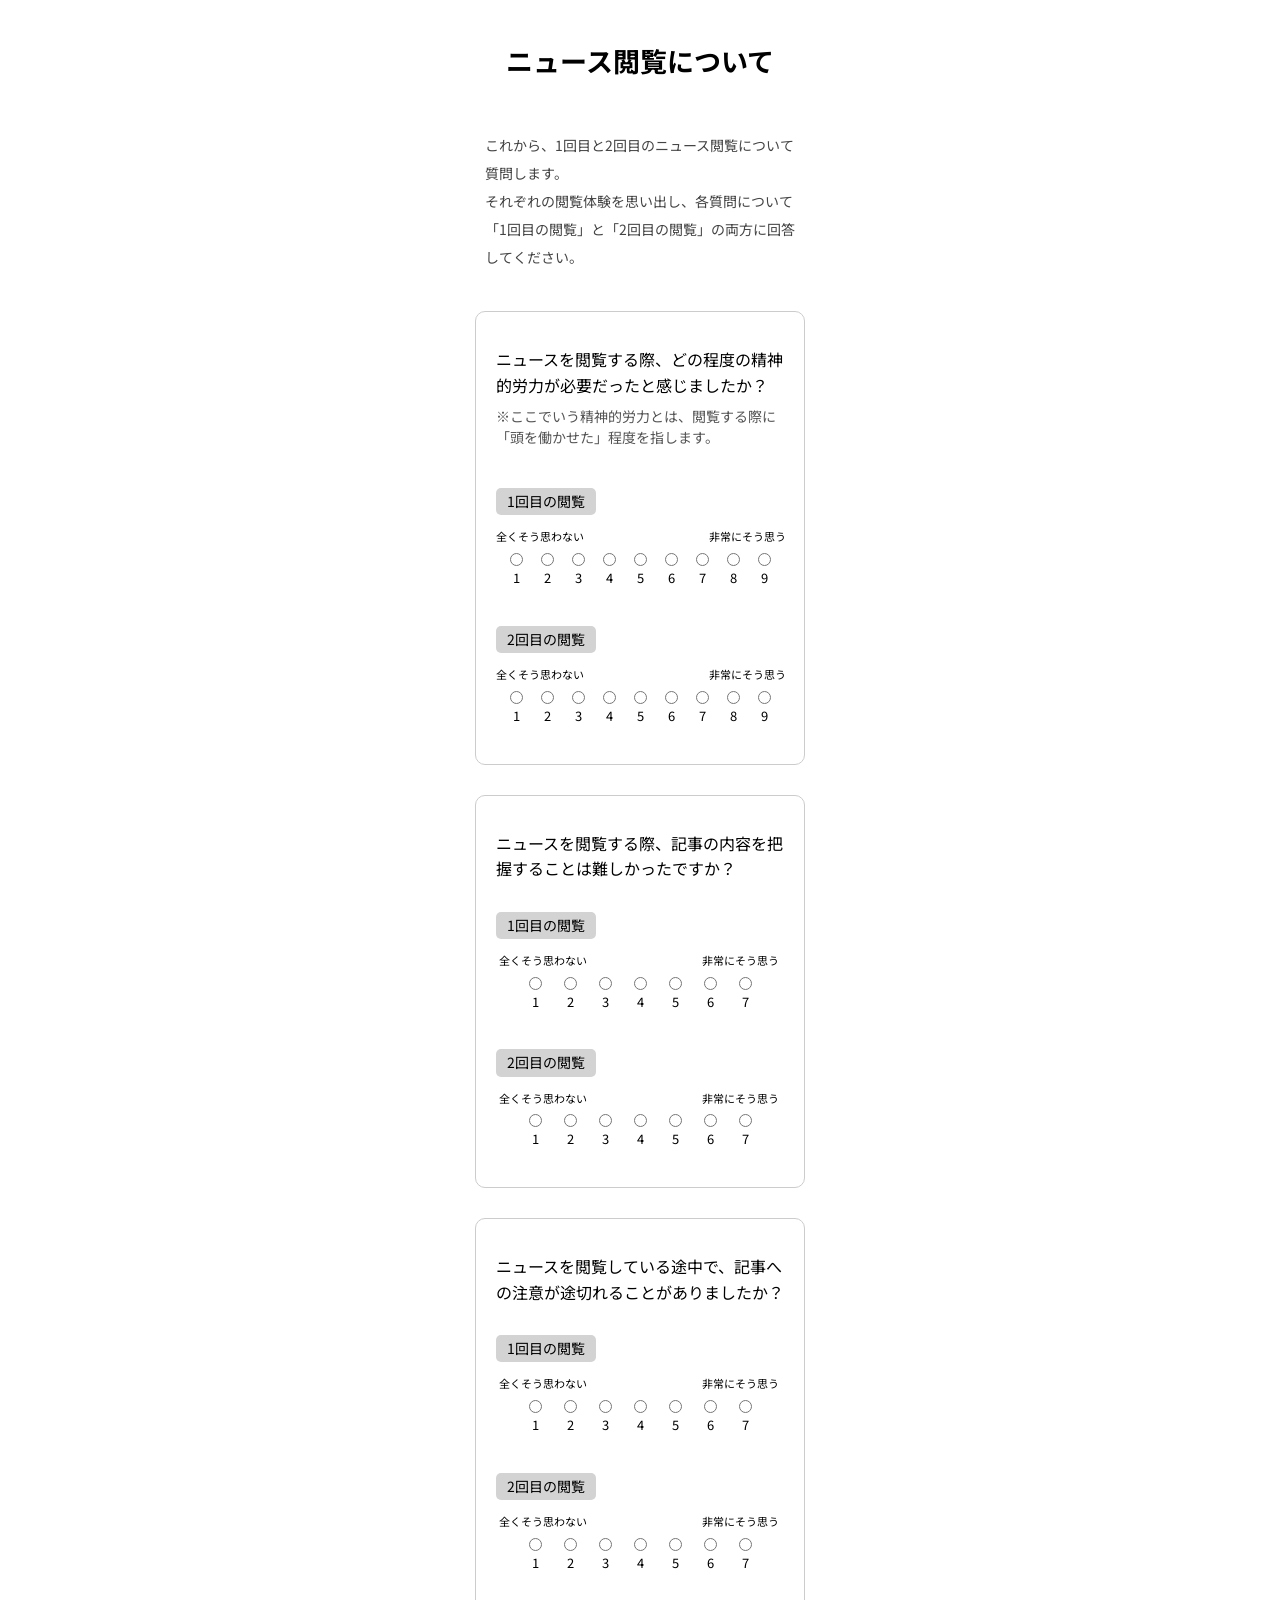
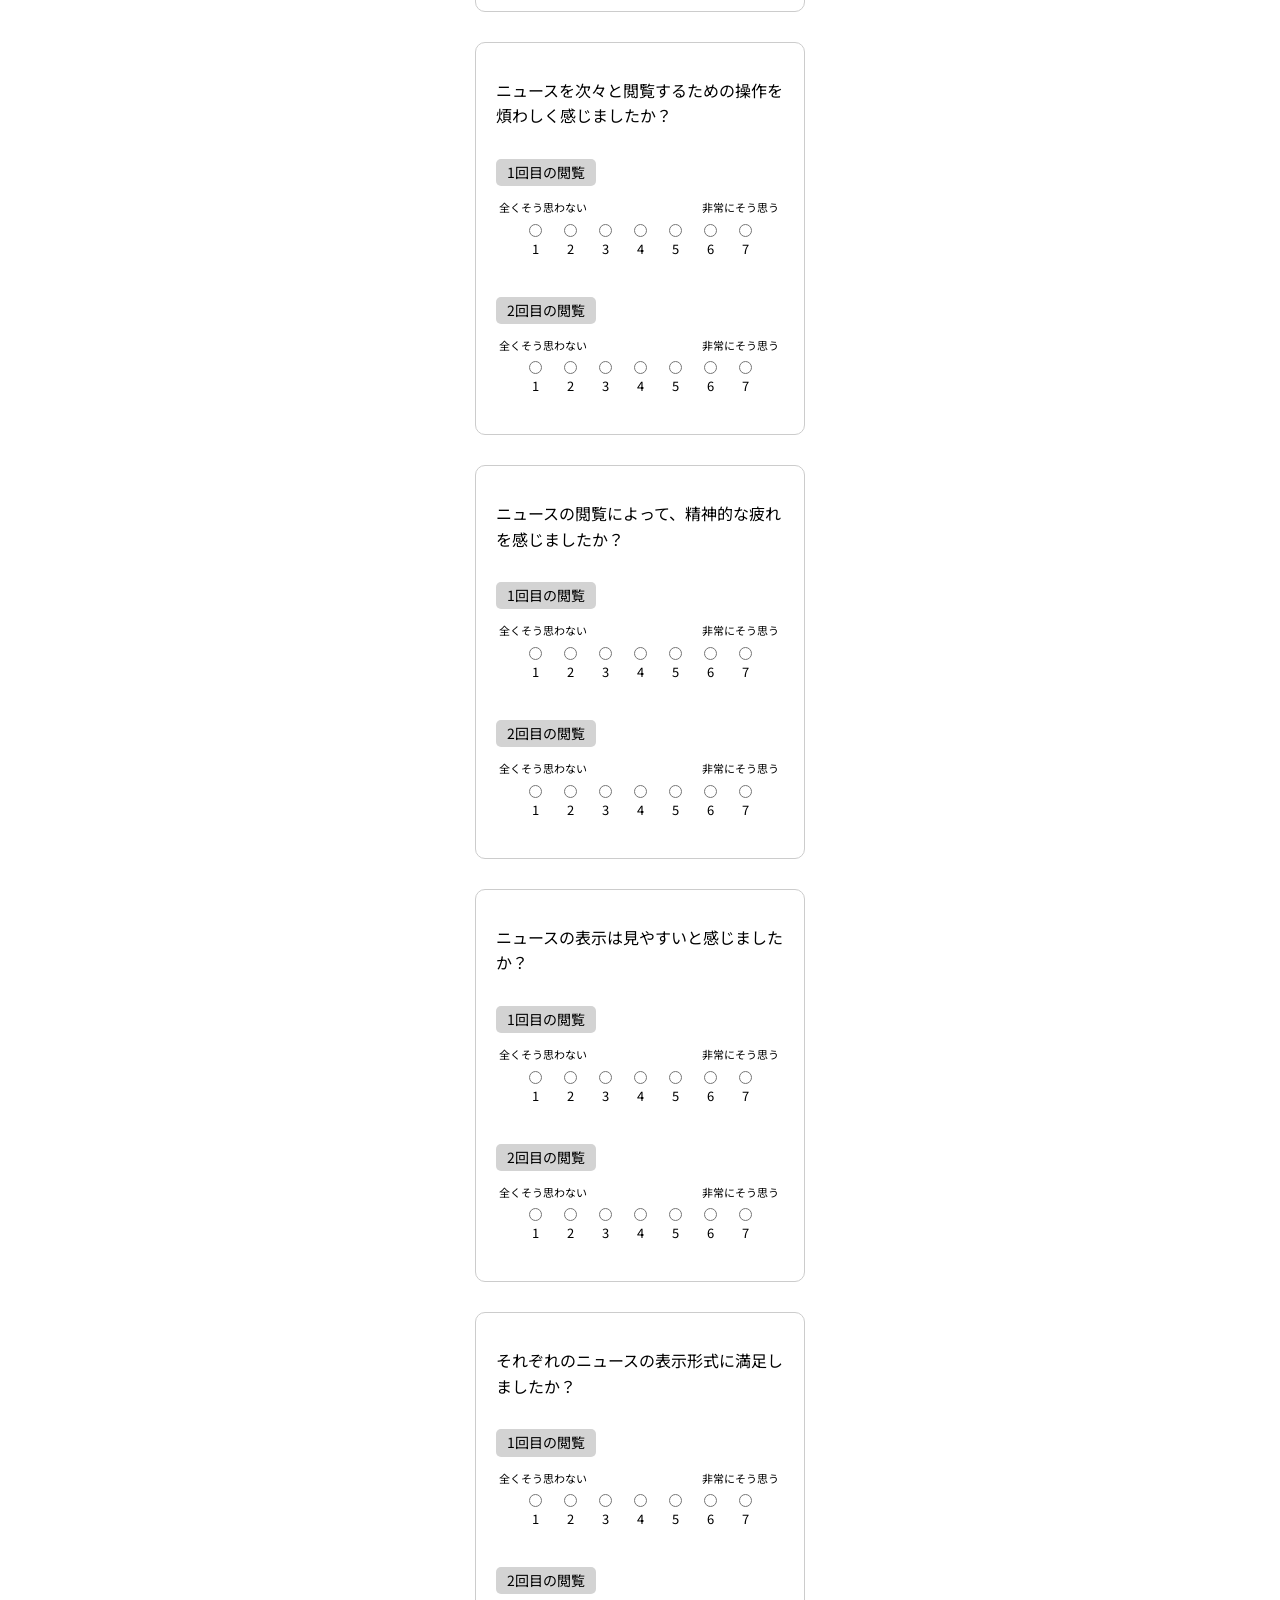
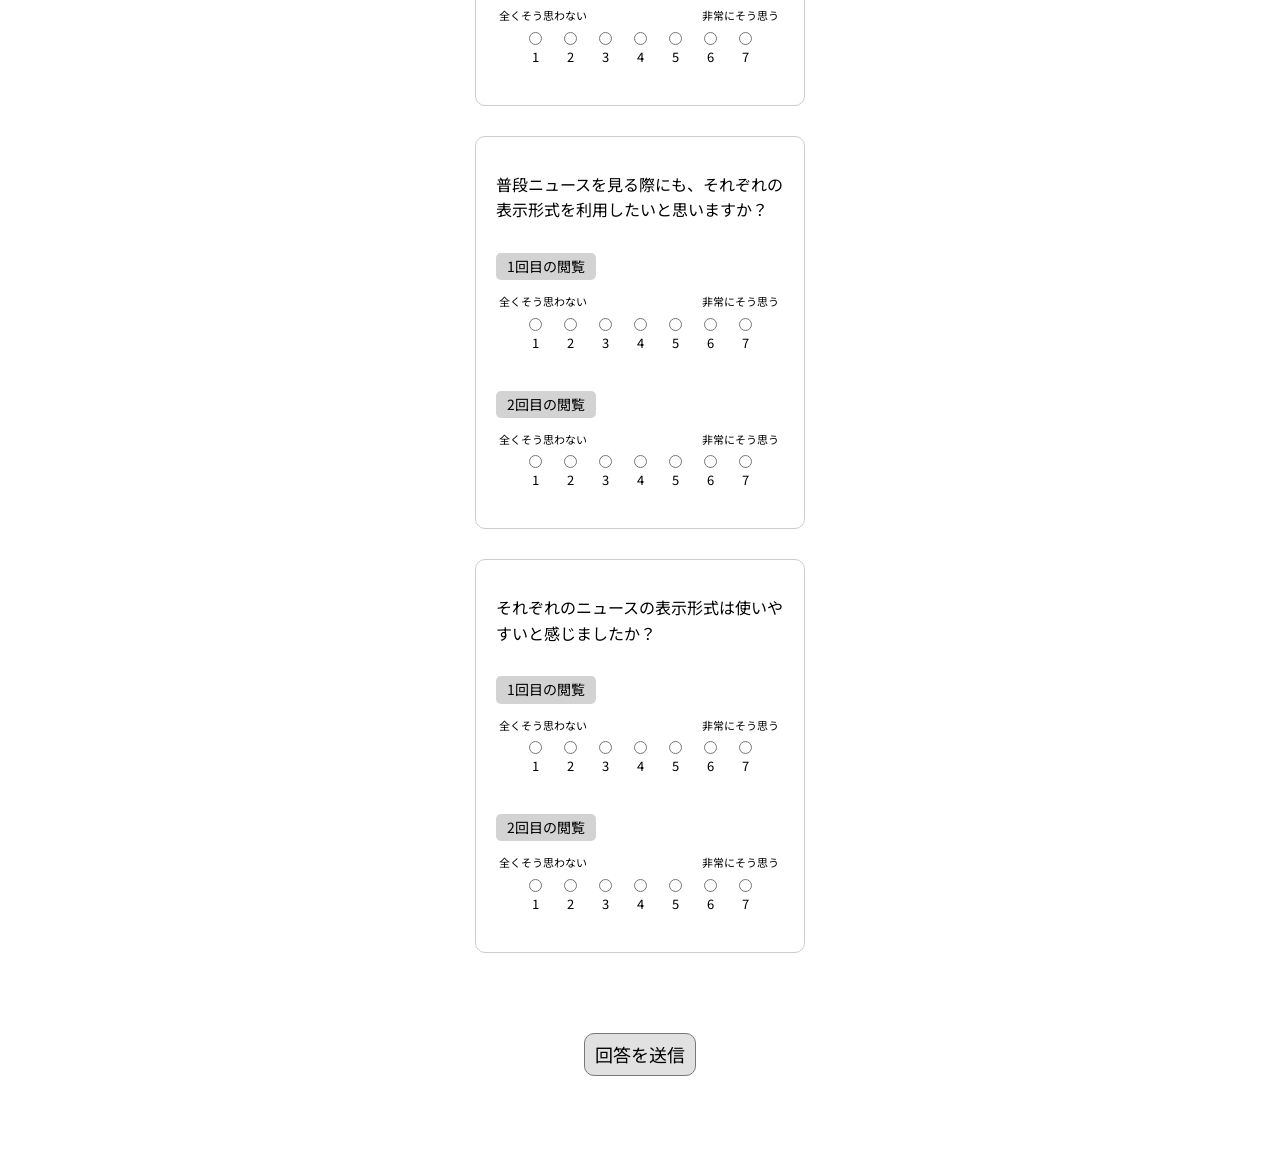
<file: cognition.html>
<!DOCTYPE html>
<html lang="en">
<head>
    <meta charset="UTF-8">
    <meta name="viewport" content="width=device-width, initial-scale=1.0">
    <link rel="preconnect" href="https://fonts.googleapis.com">
    <link rel="preconnect" href="https://fonts.gstatic.com" crossorigin>
    <link rel="stylesheet" href="css/reset.css">
    <link href="https://fonts.googleapis.com/css2?family=Noto+Sans+JP:wght@100..900&display=swap" rel="stylesheet">
    <link rel="stylesheet" href="css/cognition.css">
    <title>認知負荷アンケート</title>
</head>
<body>
    <header>
        <h1>ニュース閲覧について</h1>
        <p>
            これから、1回目と2回目のニュース閲覧について質問します。<br>
            それぞれの閲覧体験を思い出し、各質問について「1回目の閲覧」と「2回目の閲覧」の両方に回答してください。
        </p>
    </header>



    <div class="question_container">
            <p class="question">
        ニュースを閲覧する際、どの程度の精神的労力が必要だったと感じましたか？
        </p>
        <p class="supplement">
            ※ここでいう精神的労力とは、閲覧する際に「頭を働かせた」程度を指します。
        </p>

        <p class="phase">
            1回目の閲覧
        </p>
        <div class="scale_label">
                <span>全くそう思わない</span>
                <span>非常にそう思う</span>
        </div>
        <main class="paas_option">
            <label class="number_option">
                <input type="radio" name="paas_phase1" value="1">
                1
            </label>
            <label class="number_option">
                <input type="radio" name="paas_phase1" value="2">
                2
            </label>
            <label class="number_option">
                <input type="radio" name="paas_phase1" value="3">
                3
            </label>
            <label class="number_option">
                <input type="radio" name="paas_phase1" value="4">
                4
            </label>
            <label class="number_option">
                <input type="radio" name="paas_phase1" value="5">
                5
            </label>
            <label class="number_option">
                <input type="radio" name="paas_phase1" value="6">
                6
            </label>
            <label class="number_option">
                <input type="radio" name="paas_phase1" value="7">
                7
            </label>
            <label class="number_option">
                <input type="radio" name="paas_phase1" value="8">
                8
            </label>
            <label class="number_option">
                <input type="radio" name="paas_phase1" value="9">
                9
            </label>
        </main>
        <p class="phase">
            2回目の閲覧
        </p>
        <div class="scale_label">
                <span>全くそう思わない</span>
                <span>非常にそう思う</span>
        </div>
        <main class="paas_option">
            <label class="number_option">
                <input type="radio" name="paas_phase2" value="1">
                1
            </label>
            <label class="number_option">
                <input type="radio" name="paas_phase2" value="2">
                2
            </label>
            <label class="number_option">
                <input type="radio" name="paas_phase2" value="3">
                3
            </label>
            <label class="number_option">
                <input type="radio" name="paas_phase2" value="4">
                4
            </label>
            <label class="number_option">
                <input type="radio" name="paas_phase2" value="5">
                5
            </label>
            <label class="number_option">
                <input type="radio" name="paas_phase2" value="6">
                6
            </label>
            <label class="number_option">
                <input type="radio" name="paas_phase2" value="7">
                7
            </label>
            <label class="number_option">
                <input type="radio" name="paas_phase2" value="8">
                8
            </label>
            <label class="number_option">
                <input type="radio" name="paas_phase2" value="9">
                9
            </label>
        </main>
    </div>



    <!-- <div class="question_container">
        <p class="original_question">
            自分が興味のある記事を見つけることは難しかったですか？
        </p>
        <p class="phase">
            1回目の閲覧
        </p>
        <div class="scale_label_original">
                <span>全くそう思わない</span>
                <span>非常にそう思う</span>
        </div>
        <main class="original_option">
            <label class="number_option">
                <input type="radio" name="article_search_phase1" value="1">
                1
            </label>
            <label class="number_option">
                <input type="radio" name="article_search_phase1" value="2">
                2
            </label>
            <label class="number_option">
                <input type="radio" name="article_search_phase1" value="3">
                3
            </label>
            <label class="number_option">
                <input type="radio" name="article_search_phase1" value="4">
                4
            </label>
            <label class="number_option">
                <input type="radio" name="article_search_phase1" value="5">
                5
            </label>
            <label class="number_option">
                <input type="radio" name="article_search_phase1" value="6">
                6
            </label>
            <label class="number_option">
                <input type="radio" name="article_search_phase1" value="7">
                7
            </label>
        </main>
        <p class="phase">
            2回目の閲覧
        </p>
        <div class="scale_label_original">
                <span>全くそう思わない</span>
                <span>非常にそう思う</span>
        </div>
        <main class="original_option">
            <label class="number_option">
                <input type="radio" name="article_search_phase2" value="1">
                1
            </label>
            <label class="number_option">
                <input type="radio" name="article_search_phase2" value="2">
                2
            </label>
            <label class="number_option">
                <input type="radio" name="article_search_phase2" value="3">
                3
            </label>
            <label class="number_option">
                <input type="radio" name="article_search_phase2" value="4">
                4
            </label>
            <label class="number_option">
                <input type="radio" name="article_search_phase2" value="5">
                5
            </label>
            <label class="number_option">
                <input type="radio" name="article_search_phase2" value="6">
                6
            </label>
            <label class="number_option">
                <input type="radio" name="article_search_phase2" value="7">
                7
            </label>
        </main>
    </div> -->



    <div class="question_container">
        <p class="original_question">
            ニュースを閲覧する際、記事の内容を把握することは難しかったですか？
        </p>
        <p class="phase">
            1回目の閲覧
        </p>
        <div class="scale_label_original">
                <span>全くそう思わない</span>
                <span>非常にそう思う</span>
        </div>
        <main class="original_option">
            <label class="number_option">
                <input type="radio" name="headline_grasp_phase1" value="1">
                1
            </label>
            <label class="number_option">
                <input type="radio" name="headline_grasp_phase1" value="2">
                2
            </label>
            <label class="number_option">
                <input type="radio" name="headline_grasp_phase1" value="3">
                3
            </label>
            <label class="number_option">
                <input type="radio" name="headline_grasp_phase1" value="4">
                4
            </label>
            <label class="number_option">
                <input type="radio" name="headline_grasp_phase1" value="5">
                5
            </label>
            <label class="number_option">
                <input type="radio" name="headline_grasp_phase1" value="6">
                6
            </label>
            <label class="number_option">
                <input type="radio" name="headline_grasp_phase1" value="7">
                7
            </label>
        </main>
        <p class="phase">
            2回目の閲覧
        </p>
        <div class="scale_label_original">
                <span>全くそう思わない</span>
                <span>非常にそう思う</span>
        </div>
        <main class="original_option">
            <label class="number_option">
                <input type="radio" name="headline_grasp_phase2" value="1">
                1
            </label>
            <label class="number_option">
                <input type="radio" name="headline_grasp_phase2" value="2">
                2
            </label>
            <label class="number_option">
                <input type="radio" name="headline_grasp_phase2" value="3">
                3
            </label>
            <label class="number_option">
                <input type="radio" name="headline_grasp_phase2" value="4">
                4
            </label>
            <label class="number_option">
                <input type="radio" name="headline_grasp_phase2" value="5">
                5
            </label>
            <label class="number_option">
                <input type="radio" name="headline_grasp_phase2" value="6">
                6
            </label>
            <label class="number_option">
                <input type="radio" name="headline_grasp_phase2" value="7">
                7
            </label>
        </main>
    </div>

    

    <div class="question_container">
        <p class="original_question">
            ニュースを閲覧している途中で、記事への注意が途切れることがありましたか？
        </p>
        <p class="phase">
            1回目の閲覧
        </p>
        <div class="scale_label_original">
                <span>全くそう思わない</span>
                <span>非常にそう思う</span>
        </div>
        <main class="original_option">
            <label class="number_option">
                <input type="radio" name="attention_lapse_phase1" value="1">
                1
            </label>
            <label class="number_option">
                <input type="radio" name="attention_lapse_phase1" value="2">
                2
            </label>
            <label class="number_option">
                <input type="radio" name="attention_lapse_phase1" value="3">
                3
            </label>
            <label class="number_option">
                <input type="radio" name="attention_lapse_phase1" value="4">
                4
            </label>
            <label class="number_option">
                <input type="radio" name="attention_lapse_phase1" value="5">
                5
            </label>
            <label class="number_option">
                <input type="radio" name="attention_lapse_phase1" value="6">
                6
            </label>
            <label class="number_option">
                <input type="radio" name="attention_lapse_phase1" value="7">
                7
            </label>
        </main>
        <p class="phase">
            2回目の閲覧
        </p>
        <div class="scale_label_original">
                <span>全くそう思わない</span>
                <span>非常にそう思う</span>
        </div>
        <main class="original_option">
            <label class="number_option">
                <input type="radio" name="attention_lapse_phase2" value="1">
                1
            </label>
            <label class="number_option">
                <input type="radio" name="attention_lapse_phase2" value="2">
                2
            </label>
            <label class="number_option">
                <input type="radio" name="attention_lapse_phase2" value="3">
                3
            </label>
            <label class="number_option">
                <input type="radio" name="attention_lapse_phase2" value="4">
                4
            </label>
            <label class="number_option">
                <input type="radio" name="attention_lapse_phase2" value="5">
                5
            </label>
            <label class="number_option">
                <input type="radio" name="attention_lapse_phase2" value="6">
                6
            </label>
            <label class="number_option">
                <input type="radio" name="attention_lapse_phase2" value="7">
                7
            </label>
        </main>
    </div>


    
    <div class="question_container">
        <p class="original_question">
            ニュースを次々と閲覧するための操作を煩わしく感じましたか？
        </p>
        <p class="phase">
            1回目の閲覧
        </p>
        <div class="scale_label_original">
                <span>全くそう思わない</span>
                <span>非常にそう思う</span>
        </div>
        <main class="original_option">
            <label class="number_option">
                <input type="radio" name="operation_burden_phase1" value="1">
                1
            </label>
            <label class="number_option">
                <input type="radio" name="operation_burden_phase1" value="2">
                2
            </label>
            <label class="number_option">
                <input type="radio" name="operation_burden_phase1" value="3">
                3
            </label>
            <label class="number_option">
                <input type="radio" name="operation_burden_phase1" value="4">
                4
            </label>
            <label class="number_option">
                <input type="radio" name="operation_burden_phase1" value="5">
                5
            </label>
            <label class="number_option">
                <input type="radio" name="operation_burden_phase1" value="6">
                6
            </label>
            <label class="number_option">
                <input type="radio" name="operation_burden_phase1" value="7">
                7
            </label>
        </main>
        <p class="phase">
            2回目の閲覧
        </p>
        <div class="scale_label_original">
                <span>全くそう思わない</span>
                <span>非常にそう思う</span>
        </div>
        <main class="original_option">
            <label class="number_option">
                <input type="radio" name="operation_burden_phase2" value="1">
                1
            </label>
            <label class="number_option">
                <input type="radio" name="operation_burden_phase2" value="2">
                2
            </label>
            <label class="number_option">
                <input type="radio" name="operation_burden_phase2" value="3">
                3
            </label>
            <label class="number_option">
                <input type="radio" name="operation_burden_phase2" value="4">
                4
            </label>
            <label class="number_option">
                <input type="radio" name="operation_burden_phase2" value="5">
                5
            </label>
            <label class="number_option">
                <input type="radio" name="operation_burden_phase2" value="6">
                6
            </label>
            <label class="number_option">
                <input type="radio" name="operation_burden_phase2" value="7">
                7
            </label>
        </main>
    </div>



    <div class="question_container">
        <p class="original_question">
            ニュースの閲覧によって、精神的な疲れを感じましたか？
        </p>
        <p class="phase">
            1回目の閲覧
        </p>
        <div class="scale_label_original">
                <span>全くそう思わない</span>
                <span>非常にそう思う</span>
        </div>
        <main class="original_option">
            <label class="number_option">
                <input type="radio" name="mental_fatigue_phase1" value="1">
                1
            </label>
            <label class="number_option">
                <input type="radio" name="mental_fatigue_phase1" value="2">
                2
            </label>
            <label class="number_option">
                <input type="radio" name="mental_fatigue_phase1" value="3">
                3
            </label>
            <label class="number_option">
                <input type="radio" name="mental_fatigue_phase1" value="4">
                4
            </label>
            <label class="number_option">
                <input type="radio" name="mental_fatigue_phase1" value="5">
                5
            </label>
            <label class="number_option">
                <input type="radio" name="mental_fatigue_phase1" value="6">
                6
            </label>
            <label class="number_option">
                <input type="radio" name="mental_fatigue_phase1" value="7">
                7
            </label>
        </main>
        <p class="phase">
            2回目の閲覧
        </p>
        <div class="scale_label_original">
                <span>全くそう思わない</span>
                <span>非常にそう思う</span>
        </div>
        <main class="original_option">
            <label class="number_option">
                <input type="radio" name="mental_fatigue_phase2" value="1">
                1
            </label>
            <label class="number_option">
                <input type="radio" name="mental_fatigue_phase2" value="2">
                2
            </label>
            <label class="number_option">
                <input type="radio" name="mental_fatigue_phase2" value="3">
                3
            </label>
            <label class="number_option">
                <input type="radio" name="mental_fatigue_phase2" value="4">
                4
            </label>
            <label class="number_option">
                <input type="radio" name="mental_fatigue_phase2" value="5">
                5
            </label>
            <label class="number_option">
                <input type="radio" name="mental_fatigue_phase2" value="6">
                6
            </label>
            <label class="number_option">
                <input type="radio" name="mental_fatigue_phase2" value="7">
                7
            </label>
        </main>
    </div>



    <div class="question_container">
        <p class="original_question">
            ニュースの表示は見やすいと感じましたか？
        </p>
        <p class="phase">
            1回目の閲覧
        </p>
        <div class="scale_label_original">
                <span>全くそう思わない</span>
                <span>非常にそう思う</span>
        </div>
        <main class="original_option">
            <label class="number_option">
                <input type="radio" name="visibility_phase1" value="1">
                1
            </label>
            <label class="number_option">
                <input type="radio" name="visibility_phase1" value="2">
                2
            </label>
            <label class="number_option">
                <input type="radio" name="visibility_phase1" value="3">
                3
            </label>
            <label class="number_option">
                <input type="radio" name="visibility_phase1" value="4">
                4
            </label>
            <label class="number_option">
                <input type="radio" name="visibility_phase1" value="5">
                5
            </label>
            <label class="number_option">
                <input type="radio" name="visibility_phase1" value="6">
                6
            </label>
            <label class="number_option">
                <input type="radio" name="visibility_phase1" value="7">
                7
            </label>
        </main>
        <p class="phase">
            2回目の閲覧
        </p>
        <div class="scale_label_original">
                <span>全くそう思わない</span>
                <span>非常にそう思う</span>
        </div>
        <main class="original_option">
            <label class="number_option">
                <input type="radio" name="visibility_phase2" value="1">
                1
            </label>
            <label class="number_option">
                <input type="radio" name="visibility_phase2" value="2">
                2
            </label>
            <label class="number_option">
                <input type="radio" name="visibility_phase2" value="3">
                3
            </label>
            <label class="number_option">
                <input type="radio" name="visibility_phase2" value="4">
                4
            </label>
            <label class="number_option">
                <input type="radio" name="visibility_phase2" value="5">
                5
            </label>
            <label class="number_option">
                <input type="radio" name="visibility_phase2" value="6">
                6
            </label>
            <label class="number_option">
                <input type="radio" name="visibility_phase2" value="7">
                7
            </label>
        </main>
    </div>



    <div class="question_container">
        <p class="original_question">
            それぞれのニュースの表示形式に満足しましたか？
        </p>
        <p class="phase">
            1回目の閲覧
        </p>
        <div class="scale_label_original">
                <span>全くそう思わない</span>
                <span>非常にそう思う</span>
        </div>
        <main class="original_option">
            <label class="number_option">
                <input type="radio" name="satisfaction_phase1" value="1">
                1
            </label>
            <label class="number_option">
                <input type="radio" name="satisfaction_phase1" value="2">
                2
            </label>
            <label class="number_option">
                <input type="radio" name="satisfaction_phase1" value="3">
                3
            </label>
            <label class="number_option">
                <input type="radio" name="satisfaction_phase1" value="4">
                4
            </label>
            <label class="number_option">
                <input type="radio" name="satisfaction_phase1" value="5">
                5
            </label>
            <label class="number_option">
                <input type="radio" name="satisfaction_phase1" value="6">
                6
            </label>
            <label class="number_option">
                <input type="radio" name="satisfaction_phase1" value="7">
                7
            </label>
        </main>
        <p class="phase">
            2回目の閲覧
        </p>
        <div class="scale_label_original">
                <span>全くそう思わない</span>
                <span>非常にそう思う</span>
        </div>
        <main class="original_option">
            <label class="number_option">
                <input type="radio" name="satisfaction_phase2" value="1">
                1
            </label>
            <label class="number_option">
                <input type="radio" name="satisfaction_phase2" value="2">
                2
            </label>
            <label class="number_option">
                <input type="radio" name="satisfaction_phase2" value="3">
                3
            </label>
            <label class="number_option">
                <input type="radio" name="satisfaction_phase2" value="4">
                4
            </label>
            <label class="number_option">
                <input type="radio" name="satisfaction_phase2" value="5">
                5
            </label>
            <label class="number_option">
                <input type="radio" name="satisfaction_phase2" value="6">
                6
            </label>
            <label class="number_option">
                <input type="radio" name="satisfaction_phase2" value="7">
                7
            </label>
        </main>
    </div>

    <div class="question_container">
        <p class="original_question">
            普段ニュースを見る際にも、それぞれの表示形式を利用したいと思いますか？
        </p>
        <p class="phase">
            1回目の閲覧
        </p>
        <div class="scale_label_original">
                <span>全くそう思わない</span>
                <span>非常にそう思う</span>
        </div>
        <main class="original_option">
            <label class="number_option">
                <input type="radio" name="continued_use_phase1" value="1">
                1
            </label>
            <label class="number_option">
                <input type="radio" name="continued_use_phase1" value="2">
                2
            </label>
            <label class="number_option">
                <input type="radio" name="continued_use_phase1" value="3">
                3
            </label>
            <label class="number_option">
                <input type="radio" name="continued_use_phase1" value="4">
                4
            </label>
            <label class="number_option">
                <input type="radio" name="continued_use_phase1" value="5">
                5
            </label>
            <label class="number_option">
                <input type="radio" name="continued_use_phase1" value="6">
                6
            </label>
            <label class="number_option">
                <input type="radio" name="continued_use_phase1" value="7">
                7
            </label>
        </main>
        <p class="phase">
            2回目の閲覧
        </p>
        <div class="scale_label_original">
                <span>全くそう思わない</span>
                <span>非常にそう思う</span>
        </div>
        <main class="original_option">
            <label class="number_option">
                <input type="radio" name="continued_use_phase2" value="1">
                1
            </label>
            <label class="number_option">
                <input type="radio" name="continued_use_phase2" value="2">
                2
            </label>
            <label class="number_option">
                <input type="radio" name="continued_use_phase2" value="3">
                3
            </label>
            <label class="number_option">
                <input type="radio" name="continued_use_phase2" value="4">
                4
            </label>
            <label class="number_option">
                <input type="radio" name="continued_use_phase2" value="5">
                5
            </label>
            <label class="number_option">
                <input type="radio" name="continued_use_phase2" value="6">
                6
            </label>
            <label class="number_option">
                <input type="radio" name="continued_use_phase2" value="7">
                7
            </label>
        </main>
    </div>

    <div class="question_container">
        <p class="original_question">
            それぞれのニュースの表示形式は使いやすいと感じましたか？
        </p>
        <p class="phase">
            1回目の閲覧
        </p>
        <div class="scale_label_original">
                <span>全くそう思わない</span>
                <span>非常にそう思う</span>
        </div>
        <main class="original_option">
            <label class="number_option">
                <input type="radio" name="usability_phase1" value="1">
                1
            </label>
            <label class="number_option">
                <input type="radio" name="usability_phase1" value="2">
                2
            </label>
            <label class="number_option">
                <input type="radio" name="usability_phase1" value="3">
                3
            </label>
            <label class="number_option">
                <input type="radio" name="usability_phase1" value="4">
                4
            </label>
            <label class="number_option">
                <input type="radio" name="usability_phase1" value="5">
                5
            </label>
            <label class="number_option">
                <input type="radio" name="usability_phase1" value="6">
                6
            </label>
            <label class="number_option">
                <input type="radio" name="usability_phase1" value="7">
                7
            </label>
        </main>
        <p class="phase">
            2回目の閲覧
        </p>
        <div class="scale_label_original">
                <span>全くそう思わない</span>
                <span>非常にそう思う</span>
        </div>
        <main class="original_option">
            <label class="number_option">
                <input type="radio" name="usability_phase2" value="1">
                1
            </label>
            <label class="number_option">
                <input type="radio" name="usability_phase2" value="2">
                2
            </label>
            <label class="number_option">
                <input type="radio" name="usability_phase2" value="3">
                3
            </label>
            <label class="number_option">
                <input type="radio" name="usability_phase2" value="4">
                4
            </label>
            <label class="number_option">
                <input type="radio" name="usability_phase2" value="5">
                5
            </label>
            <label class="number_option">
                <input type="radio" name="usability_phase2" value="6">
                6
            </label>
            <label class="number_option">
                <input type="radio" name="usability_phase2" value="7">
                7
            </label>
        </main>
    </div>

    <button id="answer_button">
        回答を送信
    </button>
    
    <script src="js/news-data.js"></script>
    <script src="js/log.js"></script>
    <script src="js/cognition.js"></script>
</body>
</html>
</file>
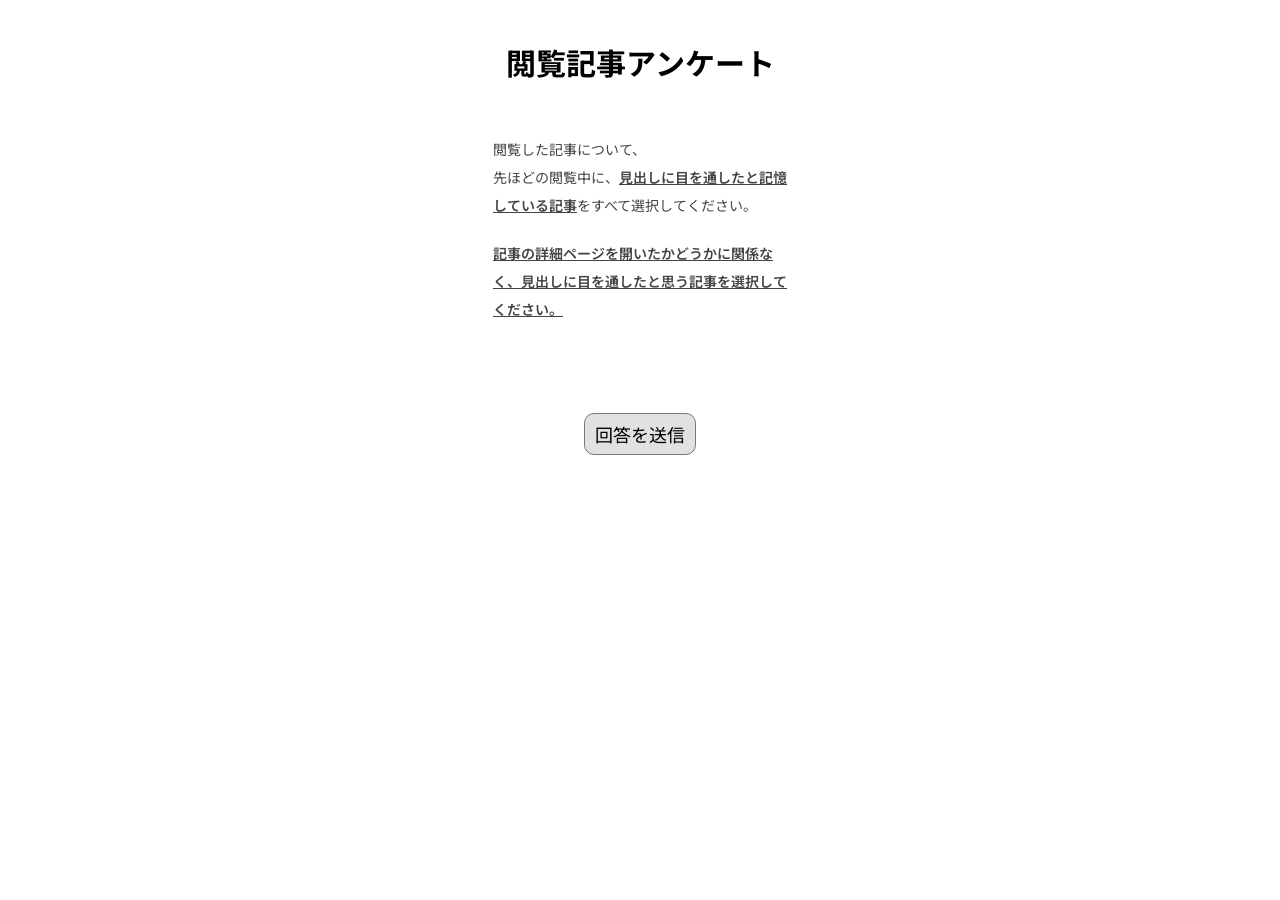
<file: declaration.html>
<!DOCTYPE html>
<html lang="en">
<head>
    <meta charset="UTF-8">
    <meta name="viewport" content="width=device-width, initial-scale=1.0">
    <link rel="preconnect" href="https://fonts.googleapis.com">
    <link rel="preconnect" href="https://fonts.gstatic.com" crossorigin>
    <link rel="stylesheet" href="css/reset.css">
    <link href="https://fonts.googleapis.com/css2?family=Noto+Sans+JP:wght@100..900&display=swap" rel="stylesheet">
    <link rel="stylesheet" href="css/declaration.css">
    <title>閲覧記事アンケート</title>
</head>
<body>
    <header>
        <h1>閲覧記事アンケート</h1>
        <h2>
            <p>
                閲覧した記事について、<br>
                先ほどの閲覧中に、<span class=important>見出しに目を通したと記憶している記事</span>をすべて選択してください。
            </p>
            <p>
                <span class=important>
                記事の詳細ページを開いたかどうかに関係なく、見出しに目を通したと思う記事を選択してください。
                </span>
            </p>
        </h2>
    </header>

    <main id="declaration-container"></main>

    <button id="answer_button">
        回答を送信
    </button>
    
    <script src="js/news-data.js"></script>
    <script src="js/log.js"></script>
    <script src="js/declaration.js"></script>
</body>
</html>
</file>
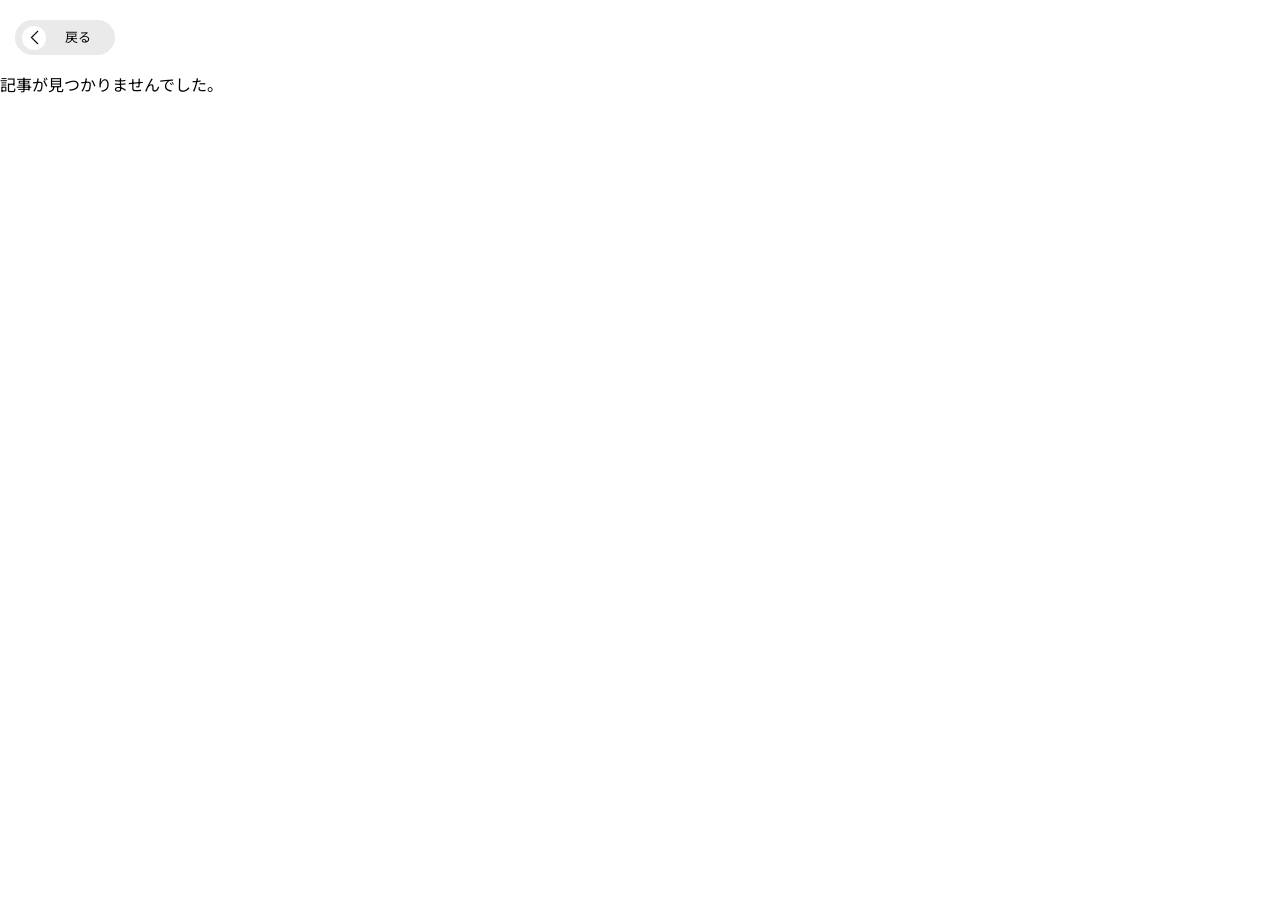
<file: detail.html>
<!DOCTYPE html>
<html lang="en">
<head>
    <meta charset="UTF-8">
    <meta name="viewport" content="width=device-width, initial-scale=1.0">
    <link rel="preconnect" href="https://fonts.googleapis.com">
    <link rel="preconnect" href="https://fonts.gstatic.com" crossorigin>
    <link rel="stylesheet" href="css/reset.css">
    <link href="https://fonts.googleapis.com/css2?family=Noto+Sans+JP:wght@100..900&display=swap" rel="stylesheet">
    <link rel="stylesheet" href="css/detail.css">
    <title>本文</title>
</head>
<body>
    <div id="orientation_warning">
        <p>
        この実験は縦画面で実施してください。<br>
        端末を縦向きに戻してください。
        </p>
    </div>
    <header>
            <a id= back_link class=back_button href="#">
                <button class="back_icon">
                    <img src="./img/icons8-矢印を展開-50.png" alt="">
                </button>
                <span class="back_text">
                    戻る
                </span>
            </a>
    </header>

    <main id="detail_container"></main>
    <script src="js/news-data.js"></script>
    <script src="js/log.js"></script>
    <script src="js/detail.js"></script>
   
</body>
</html>
</file>
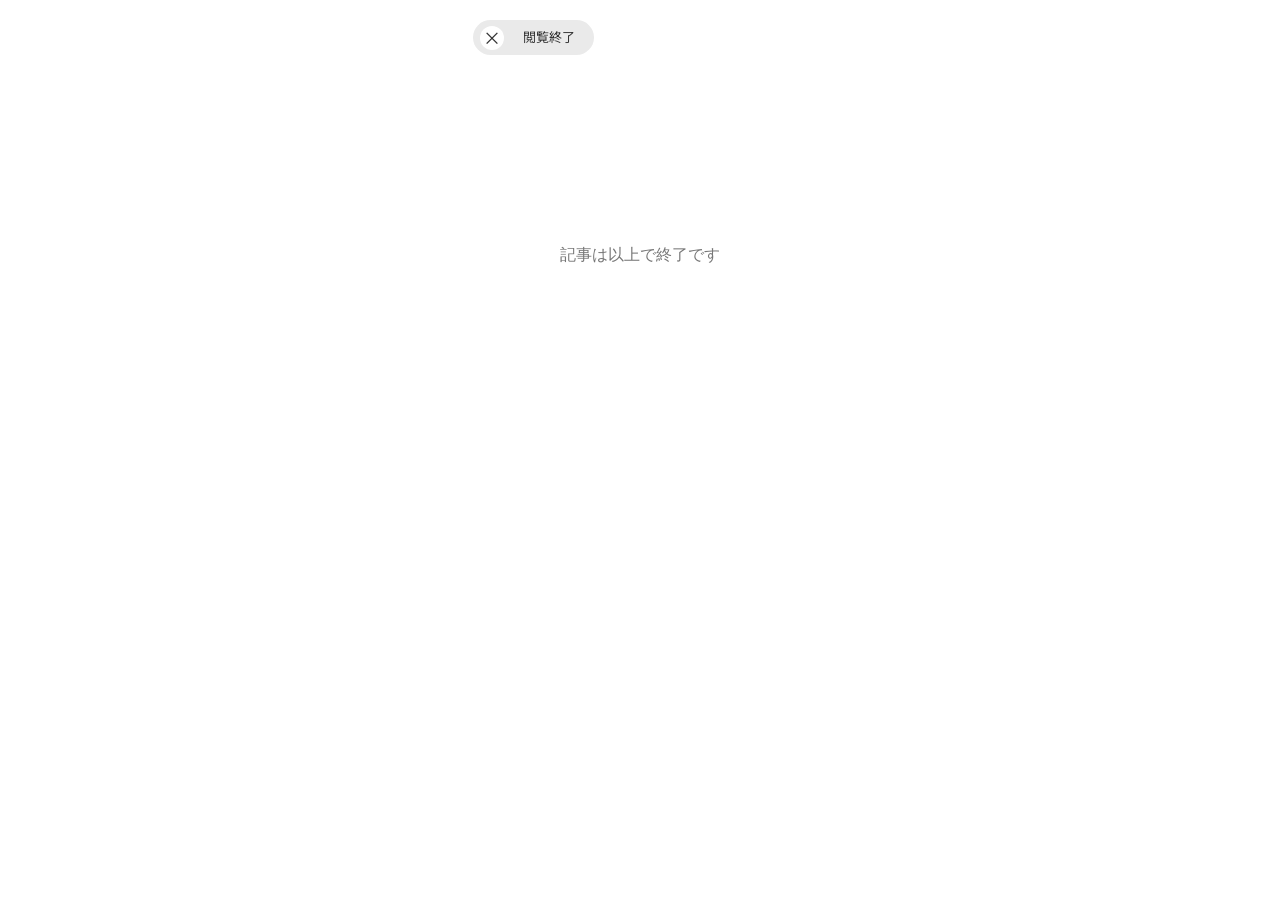
<file: list.html>
<!DOCTYPE html>
<html lang="en">
<head>
    <meta charset="UTF-8">
    <meta name="viewport" content="width=device-width, initial-scale=1.0">
    <link rel="preconnect" href="https://fonts.googleapis.com">
    <link rel="preconnect" href="https://fonts.gstatic.com" crossorigin>
    <link rel="stylesheet" href="css/reset.css">
    <link href="https://fonts.googleapis.com/css2?family=Noto+Sans+JP:wght@100..900&display=swap" rel="stylesheet">
    <link rel="stylesheet" href="css/style.css">
    <title>複数提示UI</title>
</head>
<body>
    <div id="orientation_warning">
        <p>
        この実験は縦画面で実施してください。<br>
        端末を縦向きに戻してください。
        </p>
    </div>
    <div class="list_frame">
        <header>
            <a class="end_button">
                <button class="icon">
                    ×
                </button>
                <span class="end_text">
                    閲覧終了
                </span>
                
            </a>
        </header>

        <main id="list-container"></main>

        <script src="js/news-data.js"></script>
        <script src="js/log.js?v=2"></script>
        <script src="js/list.js?v=2"></script>
    </div>
    <footer>
        記事は以上で終了です
    </footer>
</body>
</html>
</file>
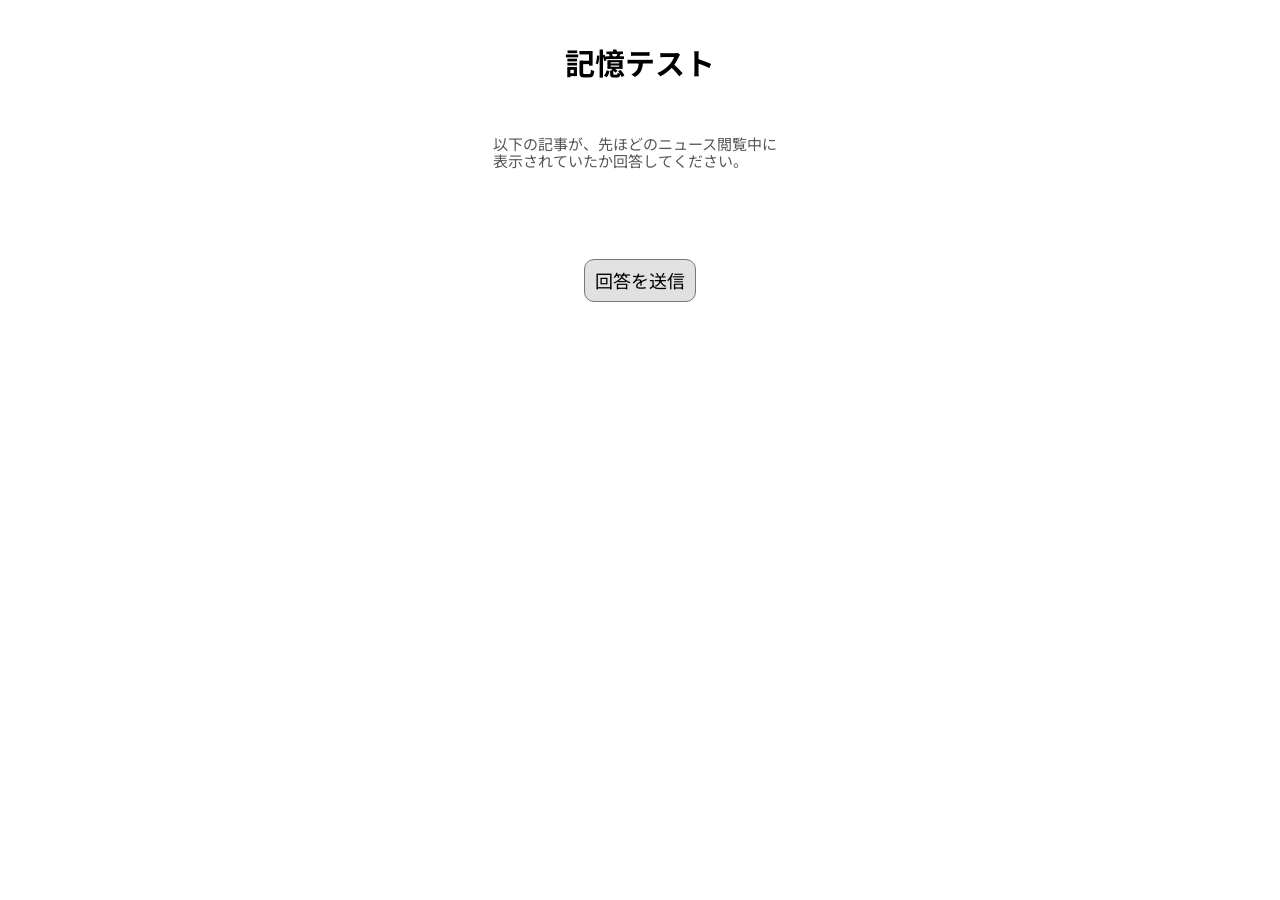
<file: memory.html>
<!DOCTYPE html>
<html lang="en">
<head>
    <meta charset="UTF-8">
    <meta name="viewport" content="width=device-width, initial-scale=1.0">
    <link rel="preconnect" href="https://fonts.googleapis.com">
    <link rel="preconnect" href="https://fonts.gstatic.com" crossorigin>
    <link rel="stylesheet" href="css/reset.css">
    <link href="https://fonts.googleapis.com/css2?family=Noto+Sans+JP:wght@100..900&display=swap" rel="stylesheet">
    <link rel="stylesheet" href="css/memory.css">
    <title>記憶テスト</title>
</head>
<body>
    <header>
        <h1>記憶テスト</h1>
        <h2>以下の記事が、先ほどのニュース閲覧中に表示されていたか回答してください。</h2>
    </header>

    <main id="memory-container"></main>

    <button id="answer_button">
        回答を送信
    </button>
    
    <script src="js/news-data.js"></script>
    <script src="js/log.js"></script>
    <script src="js/memory.js"></script>
</body>
</html>
</file>
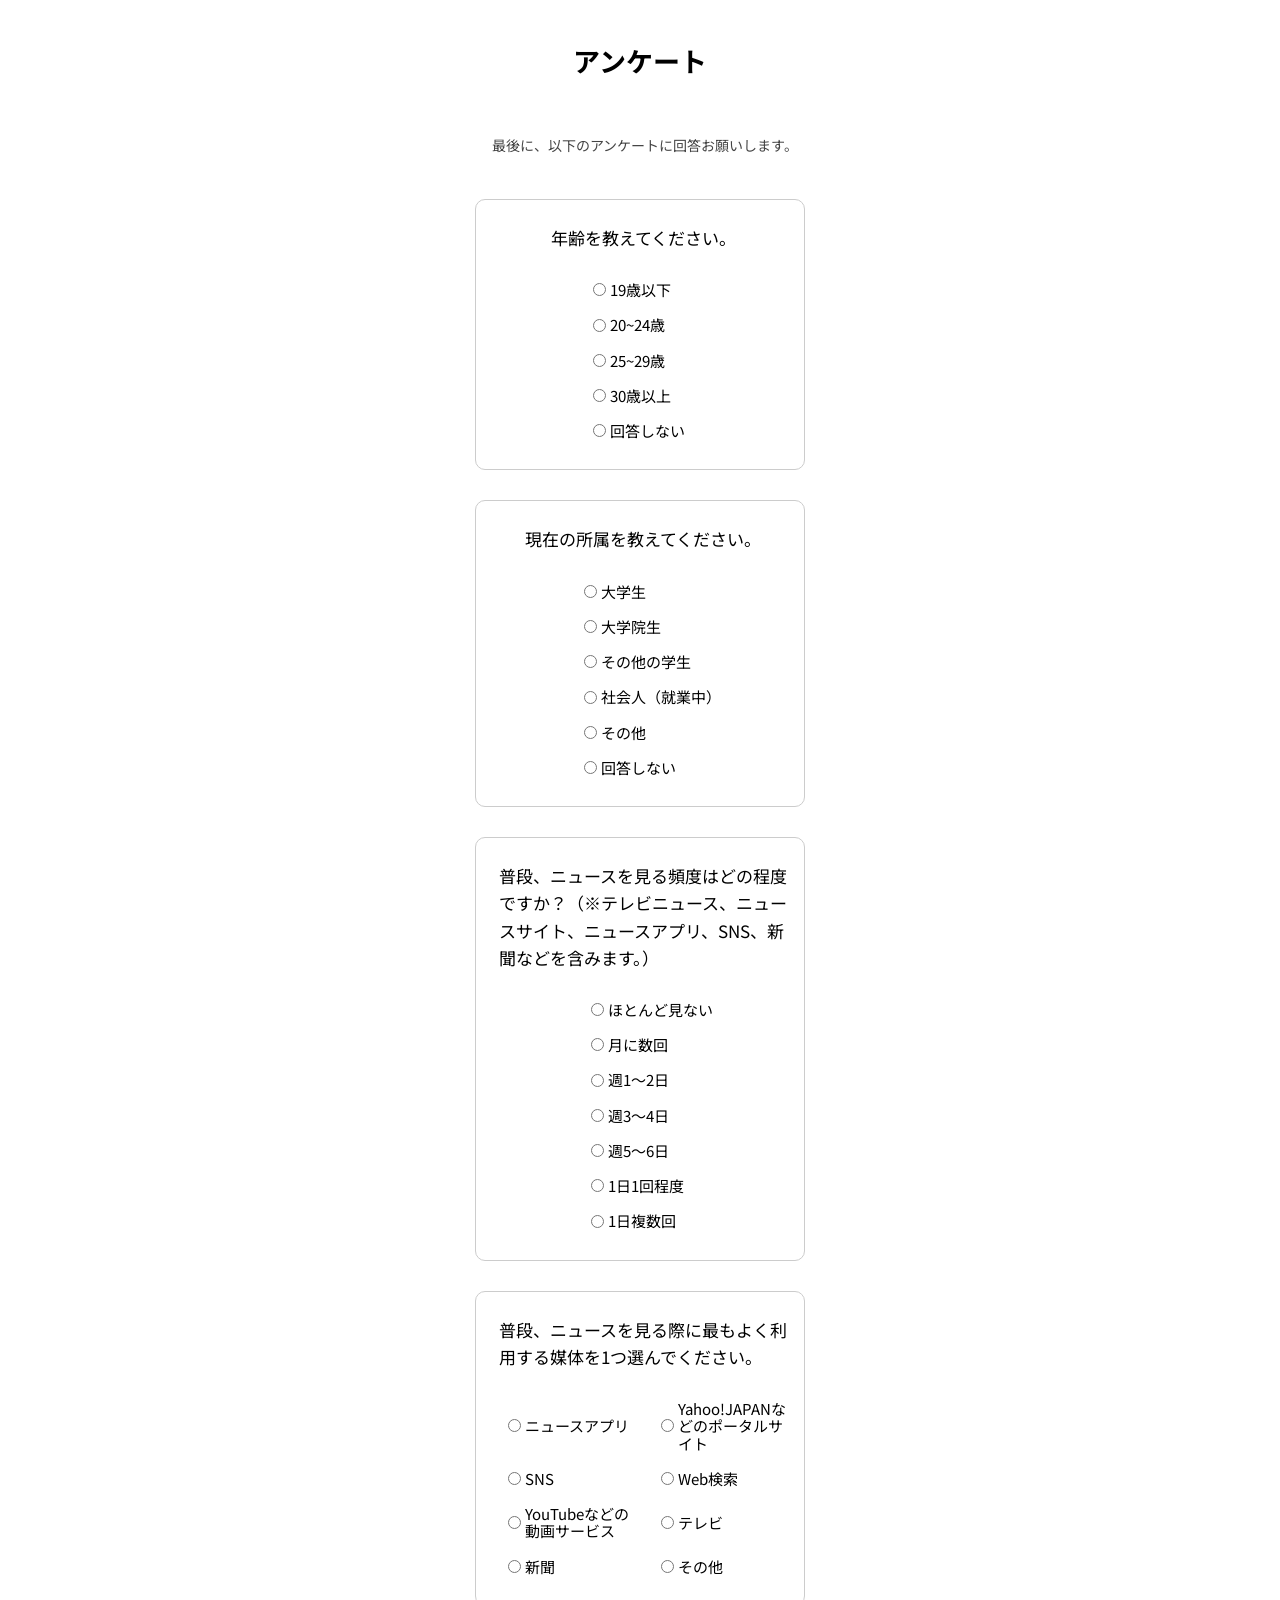
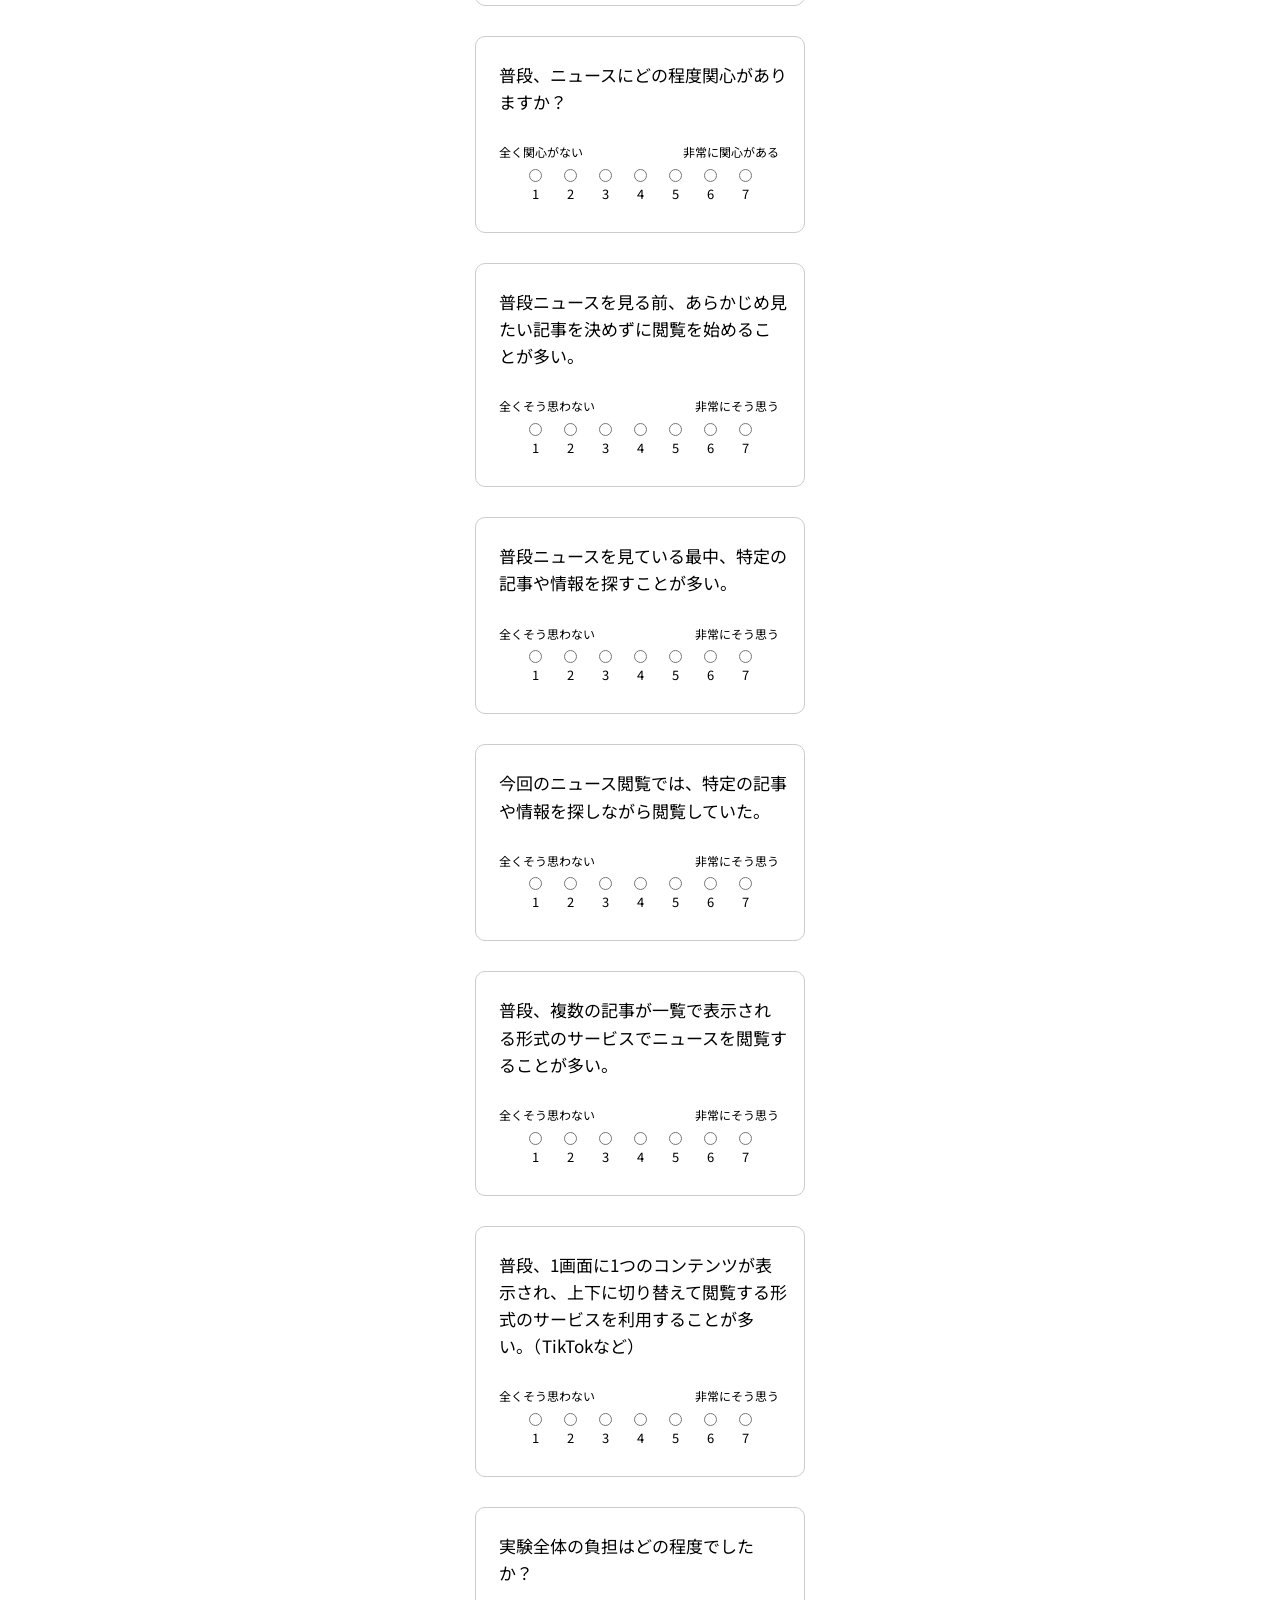
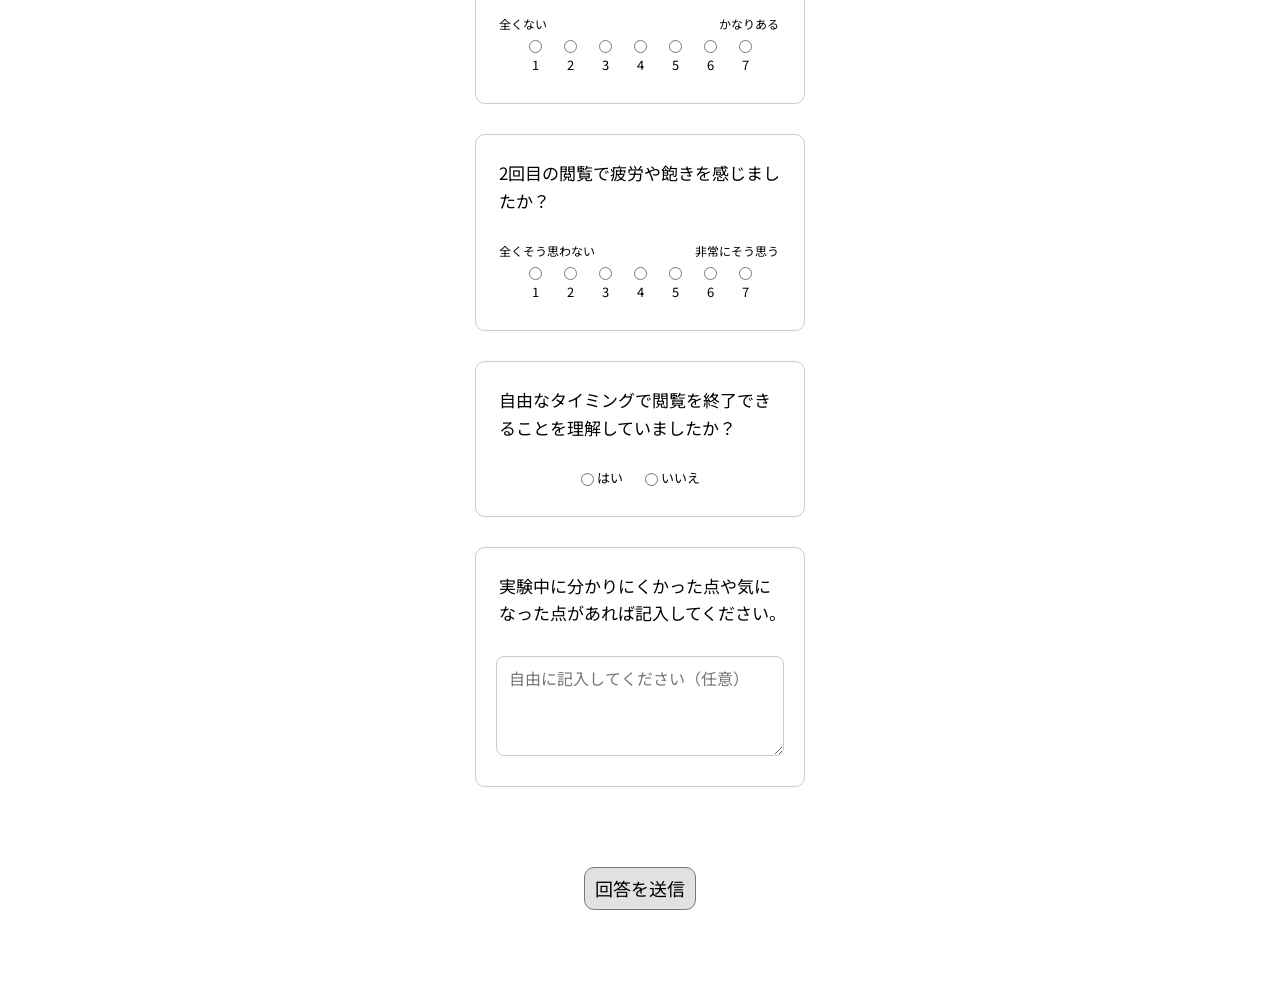
<file: questionnaire.html>
<!DOCTYPE html>
<html lang="en">
<head>
    <meta charset="UTF-8">
    <meta name="viewport" content="width=device-width, initial-scale=1.0">
    <link rel="preconnect" href="https://fonts.googleapis.com">
    <link rel="preconnect" href="https://fonts.gstatic.com" crossorigin>
    <link rel="stylesheet" href="css/reset.css">
    <link href="https://fonts.googleapis.com/css2?family=Noto+Sans+JP:wght@100..900&display=swap" rel="stylesheet">
    <link rel="stylesheet" href="css/queationnaire.css">
    <title>アンケート</title>
</head>
<body>
    <header>
        <h1>アンケート</h1>
        <p>
            最後に、以下のアンケートに回答お願いします。
        </p>
    </header>

    <div class="questionnaire_container">
        <p class="question">
            年齢を教えてください。
        </p>
        <main class="questionnaire_option_age">
            <label class="each_option">
                <input type="radio" name="age_group" value="under20">
                19歳以下
            </label>
            <label class="each_option">
                <input type="radio" name="age_group" value="20-24">
                20~24歳
            </label>
            <label class="each_option">
                <input type="radio" name="age_group" value="25-29">
                25~29歳
            </label>
            <label class="each_option">
                <input type="radio" name="age_group" value="30plus">
                30歳以上
            </label>
            <label class="each_option">
                <input type="radio" name="age_group" value="no_answer">
                回答しない
            </label>
        </main>
    </div>

    <div class="questionnaire_container">
        <p class="question">
            現在の所属を教えてください。
        </p>
        <main class="questionnaire_option_frequency">
            <label class="each_option">
                <input type="radio" name="affiliation" value="university">
                大学生
            </label>
            <label class="each_option">
                <input type="radio" name="affiliation" value="graduate">
                大学院生
            </label>
            <label class="each_option">
                <input type="radio" name="affiliation" value="other_student">
                その他の学生
            </label>
            <label class="each_option">
                <input type="radio" name="affiliation" value="employed">
                社会人（就業中）
            </label>
            <label class="each_option">
                <input type="radio" name="affiliation" value="other">
                その他
            </label>
            <label class="each_option">
                <input type="radio" name="affiliation" value="no_answer">
                回答しない
            </label>
        </main>
    </div>

    <div class="questionnaire_container">
        <p class="question">
            普段、ニュースを見る頻度はどの程度ですか？（※テレビニュース、ニュースサイト、ニュースアプリ、SNS、新聞などを含みます。）
        </p>
        <main class="questionnaire_option_frequency">
            <label class="each_option">
                <input type="radio" name="news_frequency" value="almost_none">
                ほとんど見ない
            </label>
            <label class="each_option">
                <input type="radio" name="news_frequency" value="few_month">
                月に数回
            </label>
            <label class="each_option">
                <input type="radio" name="news_frequency" value="one_two_week">
                週1〜2日
            </label>
            <label class="each_option">
                <input type="radio" name="news_frequency" value="three_four_week">
                週3〜4日
            </label>
            <label class="each_option">
                <input type="radio" name="news_frequency" value="five_six_week">
                週5〜6日
            </label>
            <label class="each_option">
                <input type="radio" name="news_frequency" value="one_day">
                1日1回程度
            </label>
            <label class="each_option">
                <input type="radio" name="news_frequency" value="few_day">
                1日複数回
            </label>
        </main>
    </div>
    <div class="questionnaire_container">
        <p class="question">
            普段、ニュースを見る際に最もよく利用する媒体を1つ選んでください。
        </p>
        <main class="questionnaire_option">
            <label class="each_option">
                <input type="radio" name="main_news_medium" value="news_app">
                ニュースアプリ
            </label>
            <label class="each_option">
                <input type="radio" name="main_news_medium" value="portal_site">
                Yahoo!JAPANなどのポータルサイト
            </label>
            <label class="each_option">
                <input type="radio" name="main_news_medium" value="SNS">
                SNS
            </label>
            <label class="each_option">
                <input type="radio" name="main_news_medium" value="Web_search">
                Web検索
            </label>
            <label class="each_option">
                <input type="radio" name="main_news_medium" value="YouTube_video">
                YouTubeなどの動画サービス
            </label>
            <label class="each_option">
                <input type="radio" name="main_news_medium" value="TV">
                テレビ
            </label>
            <label class="each_option">
                <input type="radio" name="main_news_medium" value="newspaper">
                新聞
            </label>
            <label class="each_option">
                <input type="radio" name="main_news_medium" value="other">
                その他
            </label>
        </main>
    </div>
    <div class="questionnaire_container">
        <p class="question">
            普段、ニュースにどの程度関心がありますか？
        </p>
        <div class="scale_label_original">
                <span>全く関心がない</span>
                <span>非常に関心がある</span>
        </div>
        <main class="original_option">
            <label class="number_option">
                <input type="radio" name="news_interest" value="1">
                1
            </label>
            <label class="number_option">
                <input type="radio" name="news_interest" value="2">
                2
            </label>
            <label class="number_option">
                <input type="radio" name="news_interest" value="3">
                3
            </label>
            <label class="number_option">
                <input type="radio" name="news_interest" value="4">
                4
            </label>
            <label class="number_option">
                <input type="radio" name="news_interest" value="5">
                5
            </label>
            <label class="number_option">
                <input type="radio" name="news_interest" value="6">
                6
            </label>
            <label class="number_option">
                <input type="radio" name="news_interest" value="7">
                7
            </label>
        </main>
    </div>
    <div class="questionnaire_container">
        <p class="question">
            普段ニュースを見る前、あらかじめ見たい記事を決めずに閲覧を始めることが多い。
        </p>
        <div class="scale_label_original">
                <span>全くそう思わない</span>
                <span>非常にそう思う</span>
        </div>
        <main class="original_option">
            <label class="number_option">
                <input type="radio" name="non_goal_browsing" value="1">
                1
            </label>
            <label class="number_option">
                <input type="radio" name="non_goal_browsing" value="2">
                2
            </label>
            <label class="number_option">
                <input type="radio" name="non_goal_browsing" value="3">
                3
            </label>
            <label class="number_option">
                <input type="radio" name="non_goal_browsing" value="4">
                4
            </label>
            <label class="number_option">
                <input type="radio" name="non_goal_browsing" value="5">
                5
            </label>
            <label class="number_option">
                <input type="radio" name="non_goal_browsing" value="6">
                6
            </label>
            <label class="number_option">
                <input type="radio" name="non_goal_browsing" value="7">
                7
            </label>
        </main>
    </div>
    <div class="questionnaire_container">
        <p class="question">
            普段ニュースを見ている最中、特定の記事や情報を探すことが多い。
        </p>
        <div class="scale_label_original">
                <span>全くそう思わない</span>
                <span>非常にそう思う</span>
        </div>
        <main class="original_option">
            <label class="number_option">
                <input type="radio" name="search_tendency" value="1">
                1
            </label>
            <label class="number_option">
                <input type="radio" name="search_tendency" value="2">
                2
            </label>
            <label class="number_option">
                <input type="radio" name="search_tendency" value="3">
                3
            </label>
            <label class="number_option">
                <input type="radio" name="search_tendency" value="4">
                4
            </label>
            <label class="number_option">
                <input type="radio" name="search_tendency" value="5">
                5
            </label>
            <label class="number_option">
                <input type="radio" name="search_tendency" value="6">
                6
            </label>
            <label class="number_option">
                <input type="radio" name="search_tendency" value="7">
                7
            </label>
        </main>
    </div>
    <div class="questionnaire_container">
        <p class="question">
            今回のニュース閲覧では、特定の記事や情報を探しながら閲覧していた。
        </p>
        <div class="scale_label_original">
                <span>全くそう思わない</span>
                <span>非常にそう思う</span>
        </div>
        <main class="original_option">
            <label class="number_option">
                <input type="radio" name="current_search_intent" value="1">
                1
            </label>
            <label class="number_option">
                <input type="radio" name="current_search_intent" value="2">
                2
            </label>
            <label class="number_option">
                <input type="radio" name="current_search_intent" value="3">
                3
            </label>
            <label class="number_option">
                <input type="radio" name="current_search_intent" value="4">
                4
            </label>
            <label class="number_option">
                <input type="radio" name="current_search_intent" value="5">
                5
            </label>
            <label class="number_option">
                <input type="radio" name="current_search_intent" value="6">
                6
            </label>
            <label class="number_option">
                <input type="radio" name="current_search_intent" value="7">
                7
            </label>
        </main>
    </div>
    <div class="questionnaire_container">
        <p class="question">
            普段、複数の記事が一覧で表示される形式のサービスでニュースを閲覧することが多い。
        </p>
        <div class="scale_label_original">
                <span>全くそう思わない</span>
                <span>非常にそう思う</span>
        </div>
        <main class="original_option">
            <label class="number_option">
                <input type="radio" name="list_ui_familiarity" value="1">
                1
            </label>
            <label class="number_option">
                <input type="radio" name="list_ui_familiarity" value="2">
                2
            </label>
            <label class="number_option">
                <input type="radio" name="list_ui_familiarity" value="3">
                3
            </label>
            <label class="number_option">
                <input type="radio" name="list_ui_familiarity" value="4">
                4
            </label>
            <label class="number_option">
                <input type="radio" name="list_ui_familiarity" value="5">
                5
            </label>
            <label class="number_option">
                <input type="radio" name="list_ui_familiarity" value="6">
                6
            </label>
            <label class="number_option">
                <input type="radio" name="list_ui_familiarity" value="7">
                7
            </label>
        </main>
    </div>
    <div class="questionnaire_container">
        <p class="question">
            普段、1画面に1つのコンテンツが表示され、上下に切り替えて閲覧する形式のサービスを利用することが多い。（TikTokなど）
        </p>
        <div class="scale_label_original">
                <span>全くそう思わない</span>
                <span>非常にそう思う</span>
        </div>
        <main class="original_option">
            <label class="number_option">
                <input type="radio" name="single_ui_familiarity" value="1">
                1
            </label>
            <label class="number_option">
                <input type="radio" name="single_ui_familiarity" value="2">
                2
            </label>
            <label class="number_option">
                <input type="radio" name="single_ui_familiarity" value="3">
                3
            </label>
            <label class="number_option">
                <input type="radio" name="single_ui_familiarity" value="4">
                4
            </label>
            <label class="number_option">
                <input type="radio" name="single_ui_familiarity" value="5">
                5
            </label>
            <label class="number_option">
                <input type="radio" name="single_ui_familiarity" value="6">
                6
            </label>
            <label class="number_option">
                <input type="radio" name="single_ui_familiarity" value="7">
                7
            </label>
        </main>
    </div>

    <div class="questionnaire_container">
        <p class="question">
            実験全体の負担はどの程度でしたか？
        </p>
        <div class="scale_label_original">
                <span>全くない</span>
                <span>かなりある</span>
        </div>
        <main class="original_option">
            <label class="number_option">
                <input type="radio" name="experiment_burden" value="1">
                1
            </label>
            <label class="number_option">
                <input type="radio" name="experiment_burden" value="2">
                2
            </label>
            <label class="number_option">
                <input type="radio" name="experiment_burden" value="3">
                3
            </label>
            <label class="number_option">
                <input type="radio" name="experiment_burden" value="4">
                4
            </label>
            <label class="number_option">
                <input type="radio" name="experiment_burden" value="5">
                5
            </label>
            <label class="number_option">
                <input type="radio" name="experiment_burden" value="6">
                6
            </label>
            <label class="number_option">
                <input type="radio" name="experiment_burden" value="7">
                7
            </label>
        </main>
    </div>

    <div class="questionnaire_container">
        <p class="question">
            2回目の閲覧で疲労や飽きを感じましたか？
        </p>
        <div class="scale_label_original">
                <span>全くそう思わない</span>
                <span>非常にそう思う</span>
        </div>
        <main class="original_option">
            <label class="number_option">
                <input type="radio" name="second_browsing_fatigue" value="1">
                1
            </label>
            <label class="number_option">
                <input type="radio" name="second_browsing_fatigue" value="2">
                2
            </label>
            <label class="number_option">
                <input type="radio" name="second_browsing_fatigue" value="3">
                3
            </label>
            <label class="number_option">
                <input type="radio" name="second_browsing_fatigue" value="4">
                4
            </label>
            <label class="number_option">
                <input type="radio" name="second_browsing_fatigue" value="5">
                5
            </label>
            <label class="number_option">
                <input type="radio" name="second_browsing_fatigue" value="6">
                6
            </label>
            <label class="number_option">
                <input type="radio" name="second_browsing_fatigue" value="7">
                7
            </label>
        </main>
    </div>

    <div class="questionnaire_container">
        <p class="question">
            自由なタイミングで閲覧を終了できることを理解していましたか？
        </p>
        <main class="original_option">
            <label>
                <input type="radio" name="free_exit_understanding" value="yes">
                はい
            </label>
            <label>
                <input type="radio" name="free_exit_understanding" value="no">
                いいえ
            </label>
        </main>
    </div>

    <div class="pilot_comment_container">
        <p class="question">
            実験中に分かりにくかった点や気になった点があれば記入してください。
        </p>
        <textarea
            id="pilot_comment"
            placeholder="自由に記入してください（任意）"
            rows="4"
        ></textarea>
    </div>

    <button id="answer_button">
        回答を送信
    </button>

    <script src="js/news-data.js"></script>
    <script src="js/log.js"></script>
    <script src="js/questionnaire.js"></script>
</body>
</html>
</file>
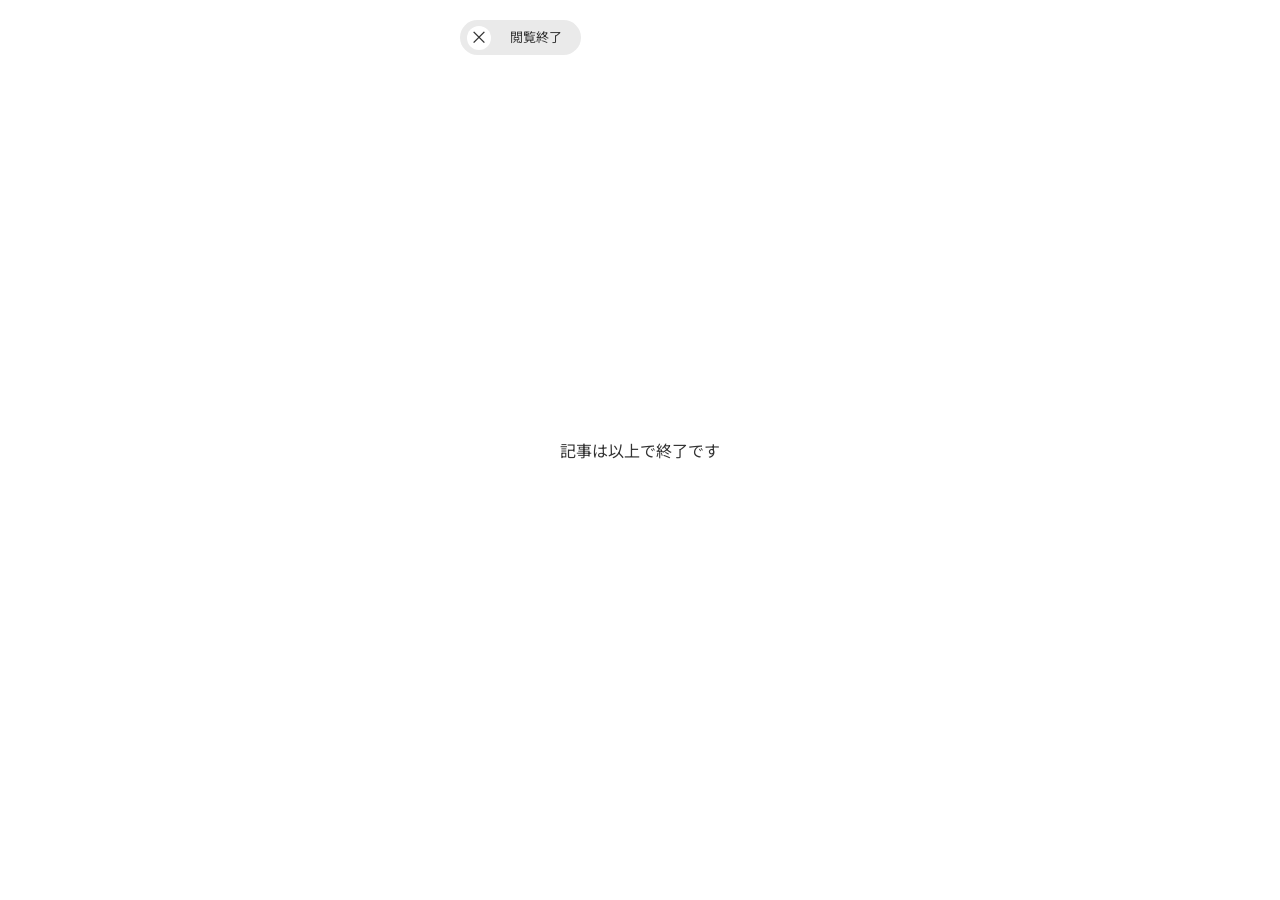
<file: single.html>
<!DOCTYPE html>
<html lang="en">
<head>
    <meta charset="UTF-8">
    <meta name="viewport" content="width=device-width, initial-scale=1.0">
    <link rel="preconnect" href="https://fonts.googleapis.com">
    <link rel="preconnect" href="https://fonts.gstatic.com" crossorigin>
    <link rel="stylesheet" href="css/reset.css">
    <link href="https://fonts.googleapis.com/css2?family=Noto+Sans+JP:wght@100..900&display=swap" rel="stylesheet">
    <link rel="stylesheet" href="css/single.css">
    <title>単一提示UI</title>
</head>
<body>
    <div id="orientation_warning">
        <p>
        この実験は縦画面で実施してください。<br>
        端末を縦向きに戻してください。
        </p>
    </div>
    <header>
        <a class="end_button">
            <button class="icon">
                ×
            </button>
            <span class="end_text">
                閲覧終了
            </span>
        </a>
    </header>

    <main id="single_container"></main>

    <script src="js/news-data.js"></script>
    <script src="js/log.js?v=2"></script>
    <script src="js/single.js?v=2"></script>
    
</body>
</html>
</file>
<file: css/cognition.css>
body {
    width: 100%;
    max-width: 330px;
    margin: 0 auto;
    font-family: "Noto Sans JP", sans-serif;
}

header h1{
    text-align: center;
    font-weight: bold;
    font-size: 27px;
    margin: 40px 20px;
    padding: 5px 5px;
}

header p {
    font-size: 14px;
    width: fit-content;
    line-height: 2;
    margin: 0 auto 30px;
    padding: 10px 10px;
    color: #444444;
}

.question_container {
    border: 1px solid #ccc;
    border-radius: 10px;
    padding: 35px 20px 0px;
    margin-bottom: 30px;
}

.question {
    font-size: 16px;
    width: fit-content;
    line-height: 1.6;
    margin: 0 auto 8px;
}

.supplement {
    font-size: 14px;
    line-height: 1.5;
    margin-bottom: 40px;
    color: #555555;
}

.phase {
    display: block;
    font-size: 14px;
    text-align: center;
    background-color: #d3d3d3;
    width: 100px;
    padding: 5px 6px 6px 6px;
    border-radius: 5px;
    margin-bottom: 15px;
}

.scale_label {
    font-size: 11px;
    display: flex;
    justify-content: space-between;
    width: 290px;
    margin-bottom: 10px;
    /* transform: translateX(-3px); */
}

.paas_option {
    display: flex;
    gap: 18px;
    font-size: 13px;
    justify-content: center;
    padding-bottom:0px;
}

.number_option {
    display: flex;
    flex-direction: column;
    align-items: center;
    gap: 5px;
    padding-bottom:40px;
}

.original_question {
    font-size: 16px;
    width: fit-content;
    line-height: 1.6;
    margin: 0 auto 30px;
}

.original_option {
    display: flex;
    gap: 22px;
    font-size: 13px;
    justify-content: center;
}

.scale_label_original {
    font-size: 11px;
    display: flex;
    justify-content: space-between;
    width: 280px;
    margin-bottom: 10px;
    transform: translateX(3px);  
}

#answer_button {
    display: block;
    text-align: center;
    font-size: 18px;
    margin: 80px auto 80px;
    border: 1px solid #787878;
    border-radius: 10px;
    padding: 10px;
    background-color: #e1e1e1;
}
</file>
<file: css/declaration.css>
body {
    width: 100%;
    max-width: 330px;
    margin: 0 auto;
    font-family: "Noto Sans JP", sans-serif;
}

header h1{
    text-align: center;
    font-weight: bold;
    font-size: 30px;
    margin: 40px 20px;
    padding: 5px 5px;
    /* border-bottom: 1px solid #555555; */
}

h2 {
    margin-bottom: 50px;
}

header p {
    font-size: 14px;
    line-height: 2;
    margin: 0 8px 0;
    padding: 10px 10px;
    color: #444444;
}

.important {
    font-size: 14px;
    line-height: 2;
    color: #444444;
    text-decoration: underline;
    font-weight: 600;
}

.article_option {
    width: 330px;
    display: flex;
    align-items: center;
    border: 1px solid #ccc;
    border-radius: 10px;
    padding: 20px 17px 20px 20px;
    margin: 0 auto 20px;
    gap: 13px
}

.article_option input {
    width: 18px;
    height: 18px;
    flex-shrink: 0;
}


.article_title {
    line-height: 1.5;
}

#answer_button {
    display: block;
    text-align: center;
    font-size: 18px;
    margin: 80px auto 80px;
    border: 1px solid #787878;
    border-radius: 10px;
    padding: 10px;
    background-color: #e1e1e1;
}
</file>
<file: css/detail.css>
body {
    font-family: "Noto Sans JP", sans-serif;
}
header {
    margin: 20px 0 20px;
    height: 35px;
}



.back_button {
    position: fixed;
    display: flex;
    align-items: center;
    width: 100px;
    height: 35px;
    padding: 0 0 0 7px;
    margin: 0 0 27px 15px;
    gap: 19px;
    background-color: #EAEAEA;
    border-radius: 30px;
}

.back_icon {
    display: flex;
    justify-content: center;
    align-items: center;
    width: 24px;
    height: 24px;
    font-size: 18px;
    margin: 0;
    background-color: #ffffff;
    border-radius: 50%;
}

 .back_icon img {
    transform: rotate(90deg);
    width: 15px;
    height: 15px;
    margin: 0;
} 

.back_text {
    font-size: 13px;
}

.detail_title {
    font-size: 22px;
    font-weight: bold;
    color: #444444;
    width: 330px;
    margin: 0 auto 5px;
    padding-left: 5px;
    line-break: strict;
    line-height: 1.4;
}

.detail_date {
    font-size: 14px;
    color: #777777;
    text-align: right;
    margin: 0 18px 15px 0;

}

.detail_image {
    display: block;
    width: 330px;
    aspect-ratio: 16/11;
    margin: 0 auto 30px;
    object-fit: cover;
    object-position: center top;
}

.detail_paragraph {
    width: 330px;
    font-size: 17px;
    color: #555555;
    margin: 0 auto;
    line-height: 1.4;
}

.detail_paragraph p {
    margin: 0 0 25px;
}

.detail_paragraph strong {
    display: block;
    font-size: 19px;
    font-weight: 700;
    margin: 10px 0 13px;
}

#orientation_warning {
    display: none;
}

@media (orientation: landscape) and (pointer: coarse) {
  body {
    overflow: hidden;
  }

  #orientation_warning {
    position: fixed;
    inset: 0;
    z-index: 9999;

    display: flex;
    justify-content: center;
    align-items: center;

    padding: 30px;

    color: #333333;
    font-size: 16px;
    line-height: 1.7;
    text-align: center;

    background-color: #ffffff;
  }
}
</file>
<file: css/style.css>
@charset "utf-8";

.list_frame {
    width: 100%;
    max-width: 235px;
    margin: 0 auto;
    font-family: "Noto Sans JP", sans-serif;
    color: #333333;
}

header {
    margin: 20px 0 20px;
    height: 35px;
    
}

.end_button {
    position: fixed;
    display: flex;
    align-items: center;
    width: 121px;
    height: 35px;
    padding: 0 0 0 7px;
    margin: 0 0 27px 0px;
    gap: 19px;
    background-color: #EAEAEA;
    border-radius: 30px;
    transform: translateX(-50px);
}

.icon {
    display: flex;
    justify-content: center;
    align-items: center;
    font-size: 18px;
    width: 24px;
    height: 24px;
    background-color: #ffffff;
    border-radius: 50%;
}

.end_text {
    font-size: 13px;
}

.title {
    font-size: 15px;
    font-weight: bold;
    width: fit-content;
    margin: 0 auto 0px;
    padding-left: 5px;
    line-break: strict;
    line-height: 1.4;
}

.list_date {
    text-align: right;
    font-size: 11px;
    color: #777777;
    padding: 5px 0 8px;
    border-bottom: 1px solid rgba(0,0,0,0.5);
    margin-bottom: 17px;
}

.list_image {
    width: 100%;
    border-radius: 10px;
    aspect-ratio: 16/11;
    margin: 0 auto 15px;
    object-fit: cover;
    object-position: center top;
}

#orientation_warning {
  display: none;
}

footer {
    height: 40vh;
    display: flex;
    align-items: center;
    justify-content: center;
    color: #777777;
}

@media (orientation: landscape) and (pointer: coarse) {
  body {
    overflow: hidden;
  }

  #orientation_warning {
    position: fixed;
    inset: 0;
    z-index: 9999;

    display: flex;
    justify-content: center;
    align-items: center;

    padding: 30px;

    color: #333333;
    font-size: 16px;
    line-height: 1.7;
    text-align: center;

    background-color: #ffffff;
  }
}
</file>
<file: css/memory.css>
body {
    width: 100%;
    max-width: 330px;
    margin: 0 auto;
    font-family: "Noto Sans JP", sans-serif;
}

header h1{
    text-align: center;
    font-weight: bold;
    font-size: 30px;
    margin: 40px;
    padding: 5px 5px;
    /* border-bottom: 1px solid #555555; */
}

header h2 {
    font-size: 15px;
    margin: 0 8px 40px;
    padding: 10px 10px;
    color: #555555;
}

.memory_question {
    width: 330px;
    border: 1px solid #ccc;
    border-radius: 10px;
    padding: 30px 17px 20px 20px;
    margin:0 auto 30px;
}

label {
    display: flex;
    align-items: center;
    width: fit-content;
    gap: 5px;
    margin: 0px  10px 20px 70px;
}

p {
    width: fit-content;
    margin: 0 auto 40px;
    font-size: 18px;
    line-height: 1.4;
}

#answer_button {
    display: block;
    text-align: center;
    font-size: 18px;
    margin: 80px auto 80px;
    border: 1px solid #787878;
    border-radius: 10px;
    padding: 10px;
    background-color: #e1e1e1;
}
</file>
<file: css/queationnaire.css>
body {
    width: 100%;
    max-width: 330px;
    margin: 0 auto;
    font-family: "Noto Sans JP", sans-serif;
}

header h1{
    text-align: center;
    font-weight: bold;
    font-size: 27px;
    margin: 40px 20px;
    padding: 5px 5px;
}

header p {
    font-size: 14px;
    width: fit-content;
    line-height: 2;
    margin: 0 auto 30px;
    padding: 10px 10px;
    color: #444444;
    transform: translateX(5px);
}

.questionnaire_container {
    border: 1px solid #ccc;
    border-radius: 10px;
    padding: 24px 20px 30px;
    margin-bottom: 30px;
}

.pilot_comment_container {
    border: 1px solid #ccc;
    border-radius: 10px;
    padding: 24px 20px 30px;
    margin-bottom: 30px;
}


.question {
    font-size: 17px;
    width: fit-content;
    line-height: 1.6;
    margin: 0 auto 30px;
    transform: translateX(3px);
}

.questionnaire_option_age {
    display: grid;
    grid-template-columns: 1fr;
    gap: 18px 18px;
    width: fit-content;
    font-size: 15px;
    margin: 0 100px 0 85px;
    transform: translateX(12px);
}

.questionnaire_option_frequency {
    display: grid;
    grid-template-columns: 1fr;
    gap: 18px 18px;
    width: fit-content;
    font-size: 15px;
    margin: 0 auto;
    transform: translateX(12px);
}

.questionnaire_option {
    display: grid;
    grid-template-columns: 1fr 1fr;
    gap: 18px 18px;
    width: fit-content;
    font-size: 15px;
    margin: 0 auto;
    transform: translateX(12px);
}

.each_option {
    display: flex;
    align-items: center;
    gap: 4px;
}

.number_option {
    display: flex;
    flex-direction: column;
    align-items: center;
    gap: 5px;
}

.original_option {
    display: flex;
    gap: 22px;
    font-size: 13px;
    justify-content: center;
}

.scale_label_original {
    font-size: 12px;
    display: flex;
    justify-content: space-between;
    width: 280px;
    margin-bottom: 10px;
    transform: translateX(3px);  
}

textarea {
    width: 100%;
    min-height: 100px;
    padding: 12px;
    box-sizing: border-box;
    border: 1px solid #ccc;
    border-radius: 8px;
    font-size: 16px;
    font-family: inherit;
    resize: vertical;
}

#answer_button {
    display: block;
    text-align: center;
    font-size: 18px;
    margin: 80px auto 80px;
    border: 1px solid #787878;
    border-radius: 10px;
    padding: 10px;
    background-color: #e1e1e1;
}
</file>
<file: css/single.css>
@charset "utf-8";

body {
  width: 100%;
  max-width: 390px;
  height: 100%;
  margin: 0 auto;

  font-family: "Noto Sans JP", sans-serif;
  color: #333333;
  background-color: #ffffff;

  overflow: hidden;
}

/* スクロールする親要素 */

#single_container {
  width: 100%;

  /*
   * スクロール領域を
   * スマホ画面と同じ高さにする
   */
  height: 100dvh;

  overflow-y: auto;

  /*
   * 縦方向で各記事にスナップする
   */
  scroll-snap-type: y mandatory;

  overscroll-behavior-y: contain;
  scrollbar-width: none;
}

#single_container_finish {
    display: flex;
    justify-content: center;
    align-items: center;

    width: 100%;
    height: 100dvh;

    scroll-snap-align: start;
    scroll-snap-stop: always;
}

#single_container::-webkit-scrollbar {
  display: none;
}

/* 終了ボタン */

header {
  position: fixed;
  top: 20px;
  left: 50%;
  z-index: 10;

  width: 100%;
  max-width: 390px;
  height: 35px;
  padding-left: 15px;

  transform: translateX(-50%);

  /*
   * ヘッダーの透明部分で
   * スワイプを妨げないようにする
   */
  pointer-events: none;
}

.end_button {
  display: flex;
  align-items: center;
  gap: 19px;

  width: 121px;
  height: 35px;
  padding: 0 10px 0 7px;

  background-color: #eaeaea;
  border-radius: 30px;

  pointer-events: auto;
}

.icon {
  display: flex;
  justify-content: center;
  align-items: center;
  flex-shrink: 0;

  width: 24px;
  height: 24px;
  margin: 0;
  padding: 0 0 2px;

  color: #333333;
  font-size: 18px;

  border: none;
  border-radius: 50%;
  background-color: #ffffff;
}

.end_text {
  font-size: 13px;
  white-space: nowrap;
}

/* 1記事につき1画面分の領域 */

.single_page {
  position: relative;

  display: flex;
  justify-content: center;
  align-items: center;

  width: 100%;
  height: 100dvh;

  padding: 45px 20px 45px;

  /*
   * この要素の先頭位置で止まる
   */
  scroll-snap-align: start;

  /*
   * 一度のスワイプで
   * 記事を飛ばしにくくする
   */
  scroll-snap-stop: always;
}

/* 記事全体のリンク */

.single_link {
  display: block;

  /*
   * 複数提示と同じカード幅
   */
  width: 235px;

}

p {
  width: 100%;
  margin: 0;
}

/* 記事画像 */

.single_image {
  display: block;

  width: 100%;
  aspect-ratio: 16 / 11;
  margin: 0 auto 15px;

  object-fit: cover;
  object-position: center top;

  border-radius: 10px;
}

/* 記事タイトル */

.single_title {
  width: fit-content;
  margin: 0 auto;
  padding: 0 0 17px 5px;

  font-size: 15px;
  font-weight: bold;
  line-height: 1.4;
  line-break: strict;
}

/* スワイプ案内 */

.swipe_guide{
  position: absolute;
  bottom: 60px;
  left: 50%;

  margin: 0;

  color: #777777;
  font-size: 15px;
  white-space: nowrap;

  transform: translateX(-50%);
}

.swipe_icon {
    text-align: center;
    margin: 3px;
    font-size: 15px;
}

#orientation_warning {
  display: none;
}

@media (orientation: landscape) and (pointer: coarse) {
  body {
    overflow: hidden;
  }

  #orientation_warning {
    position: fixed;
    inset: 0;
    z-index: 9999;

    display: flex;
    justify-content: center;
    align-items: center;

    padding: 30px;

    color: #333333;
    font-size: 16px;
    line-height: 1.7;
    text-align: center;

    background-color: #ffffff;
  }
}
</file>
